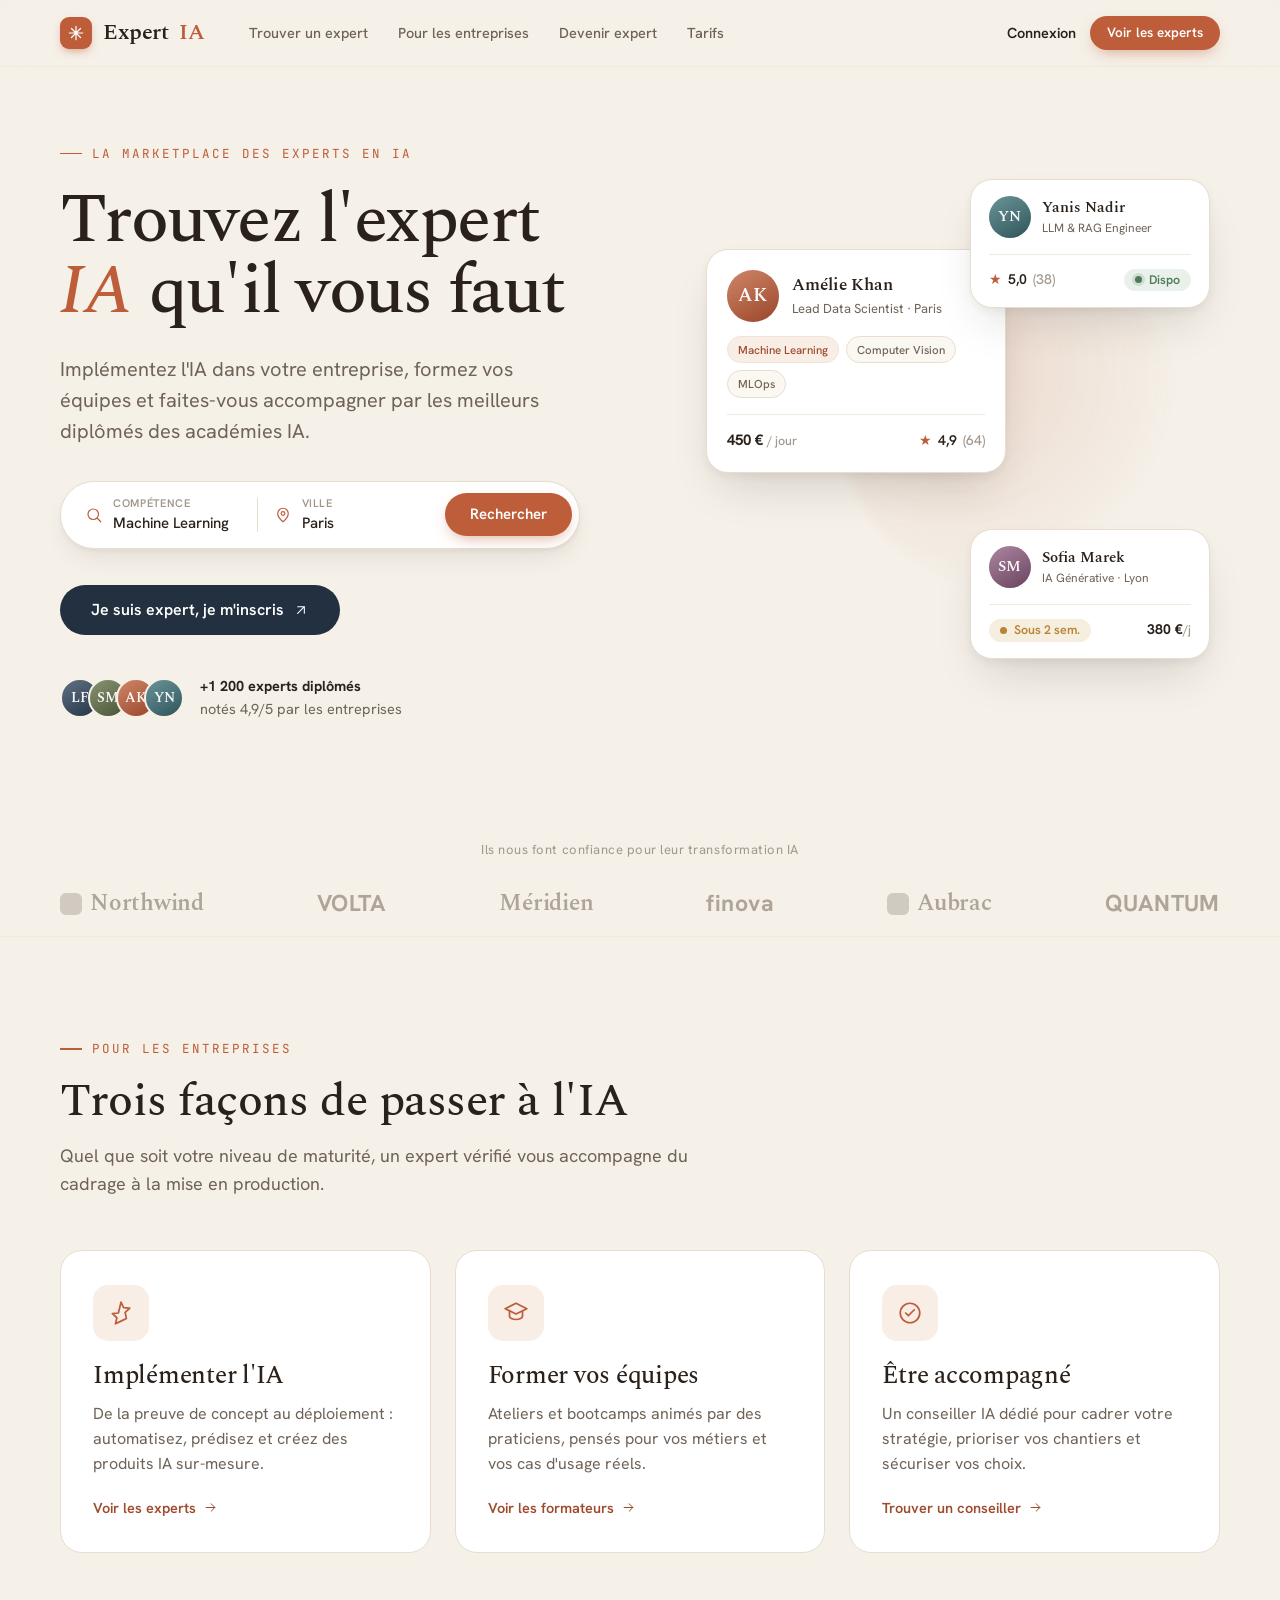
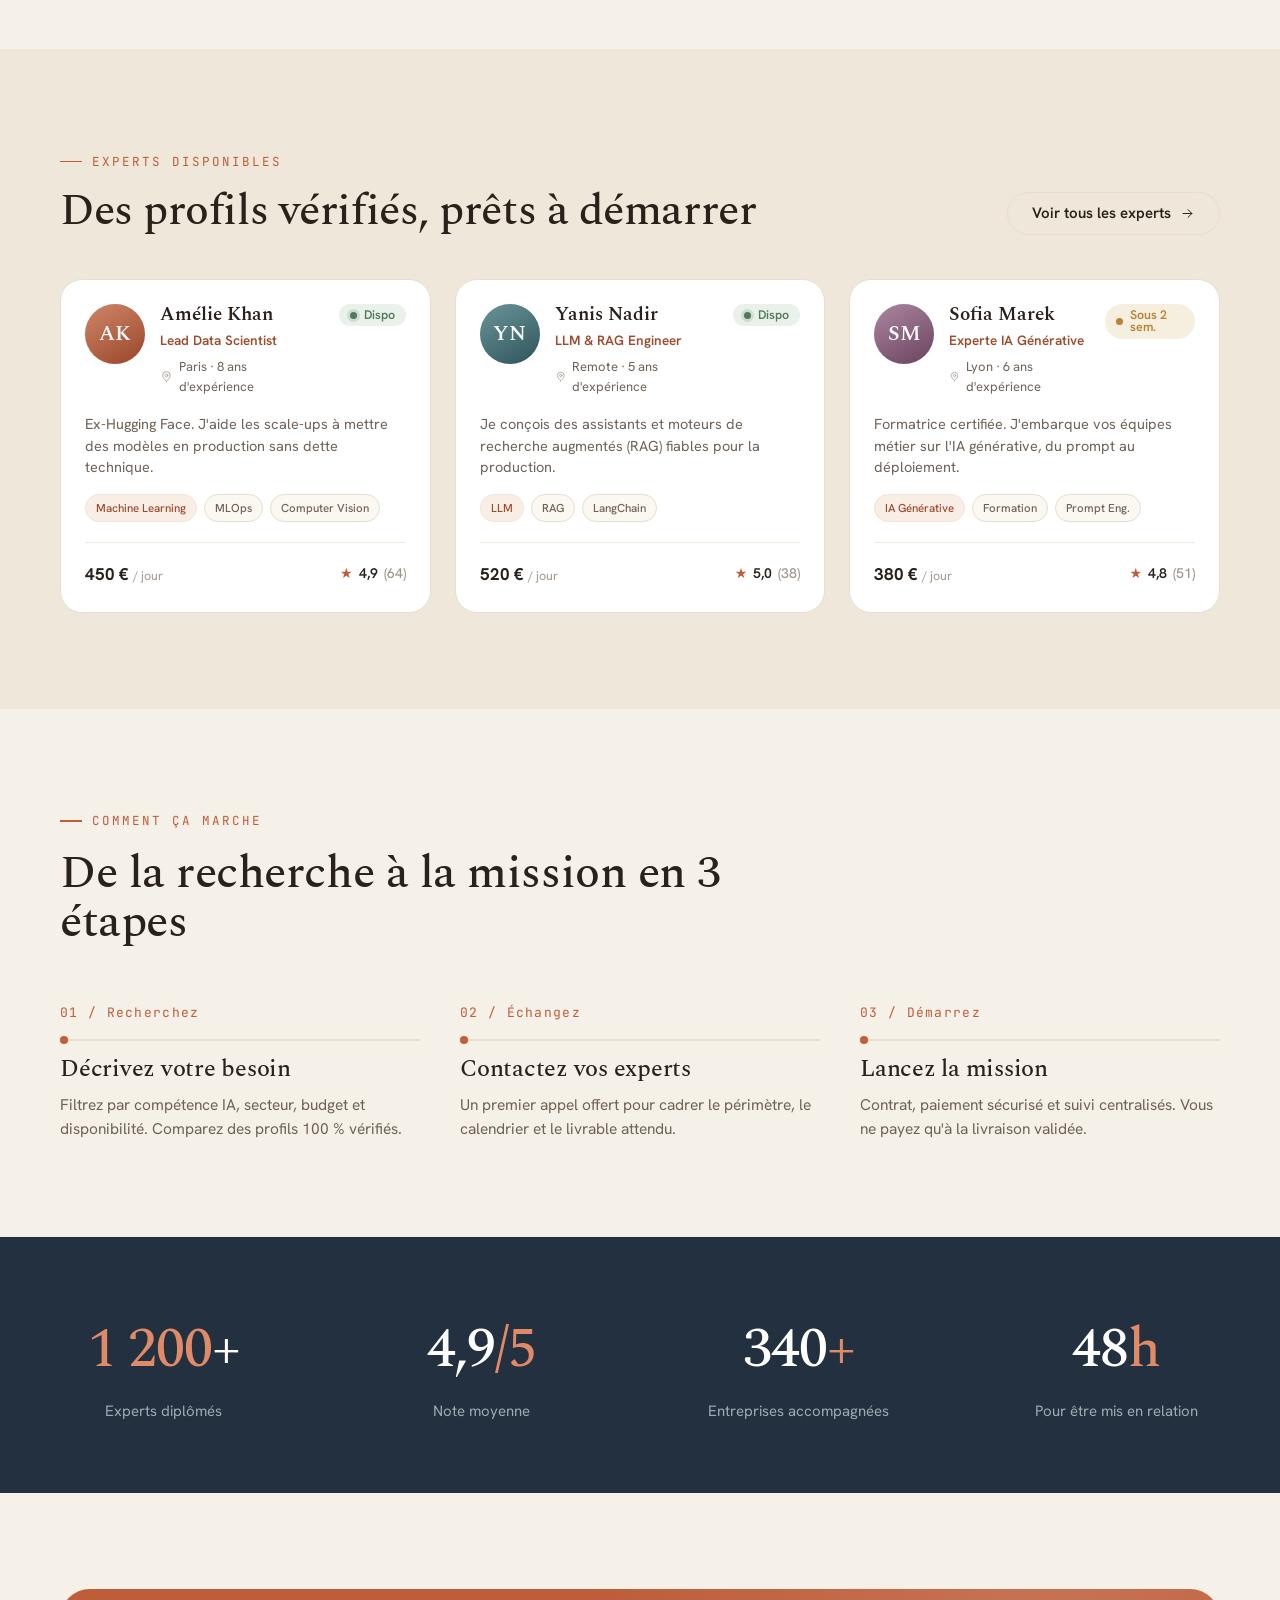
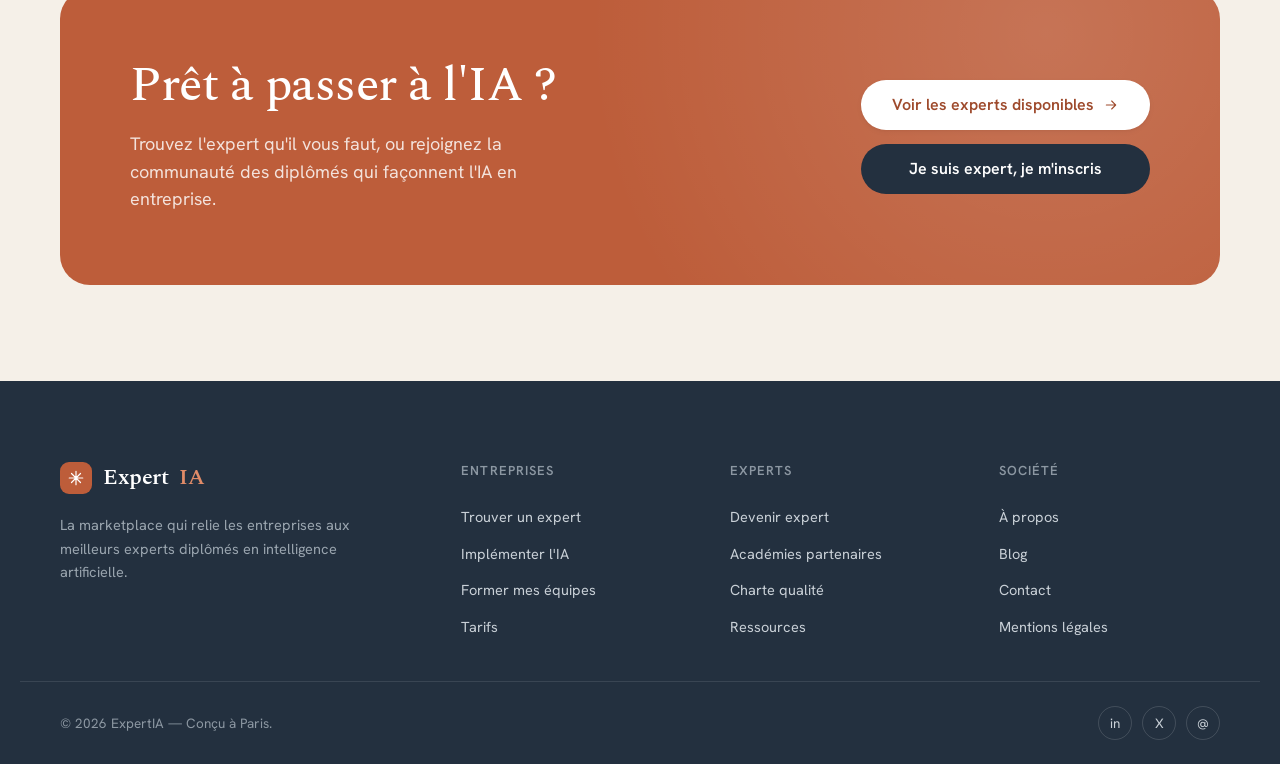
<file: index.html>
<!DOCTYPE html>
<html lang="fr">
<head>
<meta charset="UTF-8">
<meta name="viewport" content="width=device-width, initial-scale=1.0">
<title>ExpertIA — Trouvez l'expert IA qu'il vous faut</title>
<link rel="stylesheet" href="styles.css">
<style>
/* ===================== HERO ===================== */
.hero { position: relative; overflow: hidden; padding: 70px 0 90px; }
.hero-grid {
  display: grid; grid-template-columns: 1.05fr 0.95fr;
  gap: 56px; align-items: center;
}
.hero h1 {
  font-size: 70px; line-height: 1.02; letter-spacing: -0.025em;
  margin: 22px 0 0;
}
.hero h1 .ital { font-style: italic; color: var(--terra); font-weight: 500; }
.hero-sub {
  font-size: 20px; color: var(--ink-soft); margin: 26px 0 0;
  max-width: 480px; line-height: 1.55;
}
.hero-cta { display: flex; gap: 14px; margin-top: 36px; flex-wrap: wrap; }
.hero-trust {
  display: flex; align-items: center; gap: 16px; margin-top: 40px;
}
.trust-avs { display: flex; }
.trust-avs .avatar { width: 40px; height: 40px; font-size: 14px;
  border: 2.5px solid var(--bg); margin-left: -12px; }
.trust-avs .avatar:first-child { margin-left: 0; }
.hero-trust .t-txt { font-size: 14.5px; color: var(--ink-soft); }
.hero-trust .t-txt b { color: var(--ink); }

/* search bar */
.hero-search {
  margin-top: 34px; background: #fff; border: 1px solid var(--line);
  border-radius: var(--r-pill); padding: 7px 7px 7px 8px;
  display: flex; align-items: center; box-shadow: var(--sh);
  max-width: 520px;
}
.hs-field { display: flex; align-items: center; gap: 10px; padding: 6px 16px; flex: 1; }
.hs-field svg { color: var(--terra); flex: none; }
.hs-field .lbl { font-size: 11px; letter-spacing:.06em; text-transform:uppercase;
  color: var(--ink-faint); font-weight:600; }
.hs-field .val { font-size: 15px; color: var(--ink); font-weight: 500; }
.hs-divider { width: 1px; height: 34px; background: var(--line); flex: none; }
.hero-search .btn { flex: none; }

/* floating cards collage */
.hero-art { position: relative; height: 520px; }
.float-card {
  position: absolute; background: #fff; border: 1px solid var(--line);
  border-radius: var(--r-lg); box-shadow: var(--sh-lg); padding: 20px;
}
.fc-main { width: 300px; top: 80px; left: 10px; z-index: 3; }
.fc-2 { width: 240px; top: 10px; right: 10px; z-index: 5; padding: 16px 18px; }
.fc-3 { width: 240px; bottom: 30px; right: 10px; z-index: 4; padding: 16px 18px; }
.fc-blob {
  position: absolute; width: 340px; height: 340px; border-radius: 50%;
  background: radial-gradient(circle at 35% 35%, rgba(189,93,58,.16), rgba(189,93,58,0) 70%);
  top: 80px; right: 40px; z-index: 1; filter: blur(4px);
}
.fc-head { display: flex; align-items: center; gap: 13px; }
.fc-head .avatar { width: 52px; height: 52px; font-size: 19px; }
.fc-name { font-family: var(--serif); font-weight: 600; font-size: 17px; }
.fc-role { font-size: 13px; color: var(--ink-soft); }
.fc-tags { display: flex; flex-wrap: wrap; gap: 7px; margin-top: 14px; }
.fc-tags .chip { font-size: 11.5px; padding: 4px 10px; }
.fc-foot { display: flex; align-items: center; justify-content: space-between;
  margin-top: 16px; padding-top: 14px; border-top: 1px solid var(--line-soft); }
.fc-price { font-weight: 700; font-size: 15px; }
.fc-price span { font-weight: 500; color: var(--ink-faint); font-size: 12.5px; }
.fc-mini { display: flex; align-items: center; gap: 11px; }
.fc-mini .avatar { width: 42px; height: 42px; font-size: 15px; }
.fc-mini .nm { font-family: var(--serif); font-weight: 600; font-size: 15px; }
.fc-mini .rl { font-size: 12px; color: var(--ink-soft); }

/* ===================== LOGOS ===================== */
.logos { padding: 30px 0 14px; border-bottom: 1px solid var(--line-soft); }
.logos .lbl { text-align: center; font-size: 13px; color: var(--ink-faint);
  letter-spacing: .04em; margin-bottom: 26px; }
.logos-row { display: flex; align-items: center; justify-content: space-between;
  gap: 24px; flex-wrap: wrap; }
.logo-word { font-family: var(--serif); font-weight: 600; font-size: 23px;
  color: var(--ink-faint); letter-spacing: -.01em; opacity: .85;
  display: flex; align-items: center; gap: 8px; transition: .2s; }
.logo-word:hover { color: var(--ink-soft); opacity: 1; }
.logo-word .lm { width: 22px; height: 22px; border-radius: 6px;
  background: currentColor; opacity:.5; }
.logo-word.sans { font-family: var(--sans); font-weight: 700; letter-spacing: .02em; }

/* ===================== VALUE PROP ===================== */
.value-grid { display: grid; grid-template-columns: repeat(3,1fr); gap: 24px; }
.value-card {
  background: var(--surface); border: 1px solid var(--line);
  border-radius: var(--r-lg); padding: 34px 32px 32px;
  transition: transform .2s ease, box-shadow .2s ease;
}
.value-card:hover { transform: translateY(-4px); box-shadow: var(--sh); }
.value-ico {
  width: 56px; height: 56px; border-radius: 15px; display: grid; place-items: center;
  background: var(--terra-tint); color: var(--terra); margin-bottom: 22px;
}
.value-card h3 { font-size: 25px; margin-bottom: 12px; }
.value-card p { color: var(--ink-soft); font-size: 16px; }
.value-card .vc-link { display: inline-flex; align-items: center; gap: 7px;
  margin-top: 20px; font-weight: 600; font-size: 14.5px; color: var(--terra-deep); }
.value-card .vc-link .arr { transition: transform .2s; }
.value-card:hover .vc-link .arr { transform: translateX(3px); }

/* ===================== EXPERTS PREVIEW ===================== */
.experts-band { background: var(--bg-2); }
.head-row { display: flex; justify-content: space-between; align-items: flex-end;
  margin-bottom: 44px; gap: 24px; }
.head-row h2 { font-size: 44px; }
.head-row .eyebrow { margin-bottom: 16px; }
.experts-grid { display: grid; grid-template-columns: repeat(3,1fr); gap: 24px; }

.ex-card {
  background: #fff; border: 1px solid var(--line); border-radius: var(--r-lg);
  padding: 24px; transition: transform .2s, box-shadow .2s; cursor: pointer;
  display: flex; flex-direction: column;
}
.ex-card:hover { transform: translateY(-4px); box-shadow: var(--sh-lg); }
.ex-top { display: flex; align-items: flex-start; gap: 15px; }
.ex-top .avatar { width: 60px; height: 60px; font-size: 21px; }
.ex-name { font-family: var(--serif); font-weight: 600; font-size: 19px; line-height: 1.2; }
.ex-role { font-size: 13.5px; color: var(--terra-deep); font-weight: 600; margin-top: 3px; }
.ex-meta { display: flex; align-items: center; gap: 6px; font-size: 13px;
  color: var(--ink-soft); margin-top: 6px; }
.ex-meta svg { color: var(--ink-faint); }
.ex-bio { font-size: 14.5px; color: var(--ink-soft); margin-top: 16px; line-height: 1.5; }
.ex-tags { display: flex; flex-wrap: wrap; gap: 7px; margin-top: 16px; }
.ex-tags .chip { font-size: 11.5px; padding: 4px 10px; }
.ex-foot { display: flex; align-items: center; justify-content: space-between;
  margin-top: 20px; padding-top: 18px; border-top: 1px solid var(--line-soft); }
.ex-price b { font-size: 17px; } .ex-price span { font-size: 12.5px; color: var(--ink-faint); }
.ex-card .badge { margin-left: auto; }

/* ===================== HOW IT WORKS ===================== */
.steps { display: grid; grid-template-columns: repeat(3,1fr); gap: 40px; position: relative; }
.step .num { font-family: var(--mono); font-size: 13px; color: var(--terra);
  letter-spacing: .1em; }
.step h3 { font-size: 24px; margin: 16px 0 10px; }
.step p { color: var(--ink-soft); font-size: 15.5px; }
.step .line { height: 2px; background: var(--line); margin: 14px 0 0; position: relative; }
.step .line::before { content:""; position:absolute; left:0; top:-3px; width:8px;height:8px;
  border-radius:50%; background: var(--terra); }

/* ===================== STATS ===================== */
.stats-band { background: var(--navy); color: #fff; }
.stats-grid { display: grid; grid-template-columns: repeat(4,1fr); gap: 30px;
  padding: 70px 0; }
.stat { text-align: center; }
.stat .n { font-family: var(--serif); font-size: 56px; font-weight: 500;
  color: #fff; letter-spacing: -.02em; }
.stat .n b { color: #E08B68; font-weight: 500; }
.stat .l { color: #9FAAB4; font-size: 15px; margin-top: 6px; }

/* ===================== CTA ===================== */
.cta-band { padding: 96px 0; }
.cta-card {
  background: var(--terra);
  background-image: radial-gradient(circle at 85% 15%, rgba(255,255,255,.14), transparent 45%);
  border-radius: var(--r-xl); padding: 72px 70px; color: #fff;
  display: flex; align-items: center; justify-content: space-between; gap: 40px;
  position: relative; overflow: hidden;
}
.cta-card h2 { color: #fff; font-size: 48px; line-height: 1.06; max-width: 600px; }
.cta-card p { color: rgba(255,255,255,.82); font-size: 18px; margin-top: 18px; max-width: 460px; }
.cta-card .btn-light { color: var(--terra-deep); }
.cta-actions { display: flex; flex-direction: column; gap: 14px; flex: none; }

/* ===================== mobile ===================== */
@media (max-width: 980px) {
  .hero { padding: 30px 0 50px; }
  .hero-grid { grid-template-columns: 1fr; gap: 40px; }
  .hero h1 { font-size: 46px; }
  .hero-sub { font-size: 17px; }
  .hero-art { height: 440px; transform: scale(.92); transform-origin: top center; }
  .hero-search { max-width: 100%; }
  .value-grid, .experts-grid { grid-template-columns: 1fr; }
  .steps { grid-template-columns: 1fr; gap: 32px; }
  .stats-grid { grid-template-columns: 1fr 1fr; gap: 36px 20px; }
  .stat .n { font-size: 44px; }
  .head-row { flex-direction: column; align-items: flex-start; }
  .head-row h2 { font-size: 32px; }
  .cta-card { flex-direction: column; align-items: flex-start; padding: 44px 30px; }
  .cta-card h2 { font-size: 34px; }
  .cta-actions { width: 100%; }
  .cta-actions .btn { justify-content: center; }
  .logos-row { justify-content: center; gap: 28px 36px; }
}
@media (max-width: 560px) {
  .hero h1 { font-size: 38px; }
  .stats-grid { grid-template-columns: 1fr 1fr; }
  .hero-search { flex-direction: column; align-items: stretch; border-radius: var(--r-lg); }
  .hs-divider { display: none; }
  .hero-search .btn { width: 100%; justify-content: center; }
}
</style>
</head>
<body>

<!-- ============== NAV ============== -->
<header class="nav">
  <div class="nav-inner">
    <a class="brand" href="index.html">
      <span class="mark">
        <svg width="18" height="18" viewBox="0 0 24 24" class="icon" stroke="#fff" stroke-width="2"><path d="M12 3v18M3 12h18M6 6l12 12M18 6L6 18"/></svg>
      </span>
      Expert<b>IA</b>
    </a>
    <nav class="nav-links">
      <a href="experts.html">Trouver un expert</a>
      <a href="#entreprises">Pour les entreprises</a>
      <a href="#devenir">Devenir expert</a>
      <a href="#tarifs">Tarifs</a>
    </nav>
    <div class="nav-right">
      <a class="link" href="#">Connexion</a>
      <a class="btn btn-primary btn-sm" href="experts.html">Voir les experts</a>
      <button class="nav-burger" aria-label="Menu">
        <svg width="20" height="20" viewBox="0 0 24 24" class="icon" stroke-width="2"><path d="M3 6h18M3 12h18M3 18h18"/></svg>
      </button>
    </div>
  </div>
</header>

<!-- ============== HERO ============== -->
<section class="hero">
  <div class="wrap hero-grid">
    <div class="hero-copy">
      <span class="eyebrow">La marketplace des experts en IA</span>
      <h1>Trouvez l'expert<br><span class="ital">IA</span> qu'il vous faut</h1>
      <p class="hero-sub">Implémentez l'IA dans votre entreprise, formez vos équipes et faites-vous accompagner par les meilleurs diplômés des académies IA.</p>

      <div class="hero-search">
        <div class="hs-field">
          <svg width="18" height="18" viewBox="0 0 24 24" class="icon"><path d="M11 4a7 7 0 1 0 0 14 7 7 0 0 0 0-14zM21 21l-4.3-4.3"/></svg>
          <div>
            <div class="lbl">Compétence</div>
            <div class="val">Machine Learning</div>
          </div>
        </div>
        <div class="hs-divider"></div>
        <div class="hs-field">
          <svg width="18" height="18" viewBox="0 0 24 24" class="icon"><path d="M12 21s7-5.5 7-11a7 7 0 1 0-14 0c0 5.5 7 11 7 11z"/><circle cx="12" cy="10" r="2.5"/></svg>
          <div>
            <div class="lbl">Ville</div>
            <div class="val">Paris</div>
          </div>
        </div>
        <a class="btn btn-primary" href="experts.html">Rechercher</a>
      </div>

      <div class="hero-cta">
        <a class="btn btn-dark btn-lg" href="inscription.html">Je suis expert, je m'inscris
          <svg width="16" height="16" viewBox="0 0 24 24" class="icon arr"><path d="M7 17L17 7M7 7h10v10"/></svg>
        </a>
      </div>

      <div class="hero-trust">
        <div class="trust-avs">
          <span class="avatar av-2">LF</span>
          <span class="avatar av-3">SM</span>
          <span class="avatar av-1">AK</span>
          <span class="avatar av-6">YN</span>
        </div>
        <div class="t-txt"><b>+1 200 experts diplômés</b><br>notés 4,9/5 par les entreprises</div>
      </div>
    </div>

    <!-- floating collage -->
    <div class="hero-art">
      <div class="fc-blob"></div>

      <div class="float-card fc-2">
        <div class="fc-mini">
          <span class="avatar av-6">YN</span>
          <div>
            <div class="nm">Yanis Nadir</div>
            <div class="rl">LLM &amp; RAG Engineer</div>
          </div>
        </div>
        <div class="fc-foot">
          <span class="rating"><span class="star">★</span> 5,0 <span class="count">(38)</span></span>
          <span class="badge badge-avail"><span class="dot"></span>Dispo</span>
        </div>
      </div>

      <div class="float-card fc-main">
        <div class="fc-head">
          <span class="avatar av-1">AK</span>
          <div>
            <div class="fc-name">Amélie Khan</div>
            <div class="fc-role">Lead Data Scientist · Paris</div>
          </div>
        </div>
        <div class="fc-tags">
          <span class="chip">Machine Learning</span>
          <span class="chip chip-muted">Computer Vision</span>
          <span class="chip chip-muted">MLOps</span>
        </div>
        <div class="fc-foot">
          <div class="fc-price">450 € <span>/ jour</span></div>
          <span class="rating"><span class="star">★</span> 4,9 <span class="count">(64)</span></span>
        </div>
      </div>

      <div class="float-card fc-3">
        <div class="fc-mini">
          <span class="avatar av-4">SM</span>
          <div>
            <div class="nm">Sofia Marek</div>
            <div class="rl">IA Générative · Lyon</div>
          </div>
        </div>
        <div class="fc-foot">
          <span class="badge badge-soon"><span class="dot"></span>Sous 2 sem.</span>
          <span class="fc-price" style="font-size:14px">380 €<span>/j</span></span>
        </div>
      </div>
    </div>
  </div>
</section>

<!-- ============== LOGOS ============== -->
<section class="logos">
  <div class="wrap">
    <div class="lbl">Ils nous font confiance pour leur transformation IA</div>
    <div class="logos-row">
      <span class="logo-word"><span class="lm"></span>Northwind</span>
      <span class="logo-word sans">VOLTA</span>
      <span class="logo-word">Méridien</span>
      <span class="logo-word sans">finova</span>
      <span class="logo-word"><span class="lm"></span>Aubrac</span>
      <span class="logo-word sans">QUANTUM</span>
    </div>
  </div>
</section>

<!-- ============== VALUE PROP ============== -->
<section class="section" id="entreprises">
  <div class="wrap">
    <div class="section-head">
      <span class="eyebrow">Pour les entreprises</span>
      <h2>Trois façons de passer à l'IA</h2>
      <p>Quel que soit votre niveau de maturité, un expert vérifié vous accompagne du cadrage à la mise en production.</p>
    </div>
    <div class="value-grid">
      <div class="value-card">
        <div class="value-ico">
          <svg width="26" height="26" viewBox="0 0 24 24" class="icon"><path d="M12 2l2.4 5 5.6.6-4.2 3.8 1.2 5.6L12 19.5 6.9 22l1.3-5.6L4 12.6 9.6 12z"/></svg>
        </div>
        <h3>Implémenter l'IA</h3>
        <p>De la preuve de concept au déploiement : automatisez, prédisez et créez des produits IA sur-mesure.</p>
        <a class="vc-link" href="experts.html">Voir les experts<svg width="15" height="15" viewBox="0 0 24 24" class="icon arr"><path d="M5 12h14M13 6l6 6-6 6"/></svg></a>
      </div>
      <div class="value-card">
        <div class="value-ico">
          <svg width="26" height="26" viewBox="0 0 24 24" class="icon"><path d="M12 3L2 8l10 5 10-5-10-5z"/><path d="M6 10.5V15c0 1.5 2.7 3 6 3s6-1.5 6-3v-4.5"/></svg>
        </div>
        <h3>Former vos équipes</h3>
        <p>Ateliers et bootcamps animés par des praticiens, pensés pour vos métiers et vos cas d'usage réels.</p>
        <a class="vc-link" href="experts.html">Voir les formateurs<svg width="15" height="15" viewBox="0 0 24 24" class="icon arr"><path d="M5 12h14M13 6l6 6-6 6"/></svg></a>
      </div>
      <div class="value-card">
        <div class="value-ico">
          <svg width="26" height="26" viewBox="0 0 24 24" class="icon"><path d="M8 12l2.5 2.5L16 9"/><circle cx="12" cy="12" r="9"/></svg>
        </div>
        <h3>Être accompagné</h3>
        <p>Un conseiller IA dédié pour cadrer votre stratégie, prioriser vos chantiers et sécuriser vos choix.</p>
        <a class="vc-link" href="experts.html">Trouver un conseiller<svg width="15" height="15" viewBox="0 0 24 24" class="icon arr"><path d="M5 12h14M13 6l6 6-6 6"/></svg></a>
      </div>
    </div>
  </div>
</section>

<!-- ============== EXPERTS PREVIEW ============== -->
<section class="section experts-band">
  <div class="wrap">
    <div class="head-row">
      <div>
        <span class="eyebrow">Experts disponibles</span>
        <h2>Des profils vérifiés, prêts à démarrer</h2>
      </div>
      <a class="btn btn-ghost" href="experts.html">Voir tous les experts
        <svg width="15" height="15" viewBox="0 0 24 24" class="icon arr"><path d="M5 12h14M13 6l6 6-6 6"/></svg></a>
    </div>
    <div class="experts-grid">

      <a class="ex-card" href="profil.html">
        <div class="ex-top">
          <span class="avatar av-1">AK</span>
          <div>
            <div class="ex-name">Amélie Khan</div>
            <div class="ex-role">Lead Data Scientist</div>
            <div class="ex-meta">
              <svg width="13" height="13" viewBox="0 0 24 24" class="icon"><path d="M12 21s7-5.5 7-11a7 7 0 1 0-14 0c0 5.5 7 11 7 11z"/><circle cx="12" cy="10" r="2.5"/></svg>
              Paris · 8 ans d'expérience
            </div>
          </div>
          <span class="badge badge-avail" style="margin-left:auto"><span class="dot"></span>Dispo</span>
        </div>
        <p class="ex-bio">Ex-Hugging Face. J'aide les scale-ups à mettre des modèles en production sans dette technique.</p>
        <div class="ex-tags">
          <span class="chip">Machine Learning</span>
          <span class="chip chip-muted">MLOps</span>
          <span class="chip chip-muted">Computer Vision</span>
        </div>
        <div class="ex-foot">
          <span class="ex-price"><b>450 €</b> <span>/ jour</span></span>
          <span class="rating"><span class="star">★</span> 4,9 <span class="count">(64)</span></span>
        </div>
      </a>

      <a class="ex-card" href="profil.html">
        <div class="ex-top">
          <span class="avatar av-6">YN</span>
          <div>
            <div class="ex-name">Yanis Nadir</div>
            <div class="ex-role">LLM &amp; RAG Engineer</div>
            <div class="ex-meta">
              <svg width="13" height="13" viewBox="0 0 24 24" class="icon"><path d="M12 21s7-5.5 7-11a7 7 0 1 0-14 0c0 5.5 7 11 7 11z"/><circle cx="12" cy="10" r="2.5"/></svg>
              Remote · 5 ans d'expérience
            </div>
          </div>
          <span class="badge badge-avail" style="margin-left:auto"><span class="dot"></span>Dispo</span>
        </div>
        <p class="ex-bio">Je conçois des assistants et moteurs de recherche augmentés (RAG) fiables pour la production.</p>
        <div class="ex-tags">
          <span class="chip">LLM</span>
          <span class="chip chip-muted">RAG</span>
          <span class="chip chip-muted">LangChain</span>
        </div>
        <div class="ex-foot">
          <span class="ex-price"><b>520 €</b> <span>/ jour</span></span>
          <span class="rating"><span class="star">★</span> 5,0 <span class="count">(38)</span></span>
        </div>
      </a>

      <a class="ex-card" href="profil.html">
        <div class="ex-top">
          <span class="avatar av-4">SM</span>
          <div>
            <div class="ex-name">Sofia Marek</div>
            <div class="ex-role">Experte IA Générative</div>
            <div class="ex-meta">
              <svg width="13" height="13" viewBox="0 0 24 24" class="icon"><path d="M12 21s7-5.5 7-11a7 7 0 1 0-14 0c0 5.5 7 11 7 11z"/><circle cx="12" cy="10" r="2.5"/></svg>
              Lyon · 6 ans d'expérience
            </div>
          </div>
          <span class="badge badge-soon" style="margin-left:auto"><span class="dot"></span>Sous 2 sem.</span>
        </div>
        <p class="ex-bio">Formatrice certifiée. J'embarque vos équipes métier sur l'IA générative, du prompt au déploiement.</p>
        <div class="ex-tags">
          <span class="chip">IA Générative</span>
          <span class="chip chip-muted">Formation</span>
          <span class="chip chip-muted">Prompt Eng.</span>
        </div>
        <div class="ex-foot">
          <span class="ex-price"><b>380 €</b> <span>/ jour</span></span>
          <span class="rating"><span class="star">★</span> 4,8 <span class="count">(51)</span></span>
        </div>
      </a>

    </div>
  </div>
</section>

<!-- ============== HOW IT WORKS ============== -->
<section class="section" id="devenir">
  <div class="wrap">
    <div class="section-head">
      <span class="eyebrow">Comment ça marche</span>
      <h2>De la recherche à la mission en 3 étapes</h2>
    </div>
    <div class="steps">
      <div class="step">
        <span class="num">01 / Recherchez</span>
        <div class="line"></div>
        <h3>Décrivez votre besoin</h3>
        <p>Filtrez par compétence IA, secteur, budget et disponibilité. Comparez des profils 100 % vérifiés.</p>
      </div>
      <div class="step">
        <span class="num">02 / Échangez</span>
        <div class="line"></div>
        <h3>Contactez vos experts</h3>
        <p>Un premier appel offert pour cadrer le périmètre, le calendrier et le livrable attendu.</p>
      </div>
      <div class="step">
        <span class="num">03 / Démarrez</span>
        <div class="line"></div>
        <h3>Lancez la mission</h3>
        <p>Contrat, paiement sécurisé et suivi centralisés. Vous ne payez qu'à la livraison validée.</p>
      </div>
    </div>
  </div>
</section>

<!-- ============== STATS ============== -->
<section class="stats-band">
  <div class="wrap stats-grid">
    <div class="stat"><div class="n"><b>1 200</b>+</div><div class="l">Experts diplômés</div></div>
    <div class="stat"><div class="n">4,9<b>/5</b></div><div class="l">Note moyenne</div></div>
    <div class="stat"><div class="n">340<b>+</b></div><div class="l">Entreprises accompagnées</div></div>
    <div class="stat"><div class="n">48<b>h</b></div><div class="l">Pour être mis en relation</div></div>
  </div>
</section>

<!-- ============== CTA ============== -->
<section class="cta-band" id="tarifs">
  <div class="wrap">
    <div class="cta-card">
      <div>
        <h2>Prêt à passer à l'IA&nbsp;?</h2>
        <p>Trouvez l'expert qu'il vous faut, ou rejoignez la communauté des diplômés qui façonnent l'IA en entreprise.</p>
      </div>
      <div class="cta-actions">
        <a class="btn btn-light btn-lg" href="experts.html">Voir les experts disponibles
          <svg width="16" height="16" viewBox="0 0 24 24" class="icon arr"><path d="M5 12h14M13 6l6 6-6 6"/></svg></a>
        <a class="btn btn-dark btn-lg" href="inscription.html" style="justify-content:center">Je suis expert, je m'inscris</a>
      </div>
    </div>
  </div>
</section>

<!-- ============== FOOTER ============== -->
<footer class="footer">
  <div class="footer-inner">
    <div class="brand-col">
      <div class="brand">
        <span class="mark"><svg width="18" height="18" viewBox="0 0 24 24" class="icon" stroke="#fff" stroke-width="2"><path d="M12 3v18M3 12h18M6 6l12 12M18 6L6 18"/></svg></span>
        Expert<b>IA</b>
      </div>
      <p class="footer-tag">La marketplace qui relie les entreprises aux meilleurs experts diplômés en intelligence artificielle.</p>
    </div>
    <div>
      <h5>Entreprises</h5>
      <a href="experts.html">Trouver un expert</a>
      <a href="#">Implémenter l'IA</a>
      <a href="#">Former mes équipes</a>
      <a href="#">Tarifs</a>
    </div>
    <div>
      <h5>Experts</h5>
      <a href="#">Devenir expert</a>
      <a href="#">Académies partenaires</a>
      <a href="#">Charte qualité</a>
      <a href="#">Ressources</a>
    </div>
    <div>
      <h5>Société</h5>
      <a href="#">À propos</a>
      <a href="#">Blog</a>
      <a href="#">Contact</a>
      <a href="#">Mentions légales</a>
    </div>
  </div>
  <div class="footer-bottom">
    <span>© 2026 ExpertIA — Conçu à Paris.</span>
    <div class="socials">
      <span>in</span><span>X</span><span>@</span>
    </div>
  </div>
</footer>

</body>
</html>
</file>
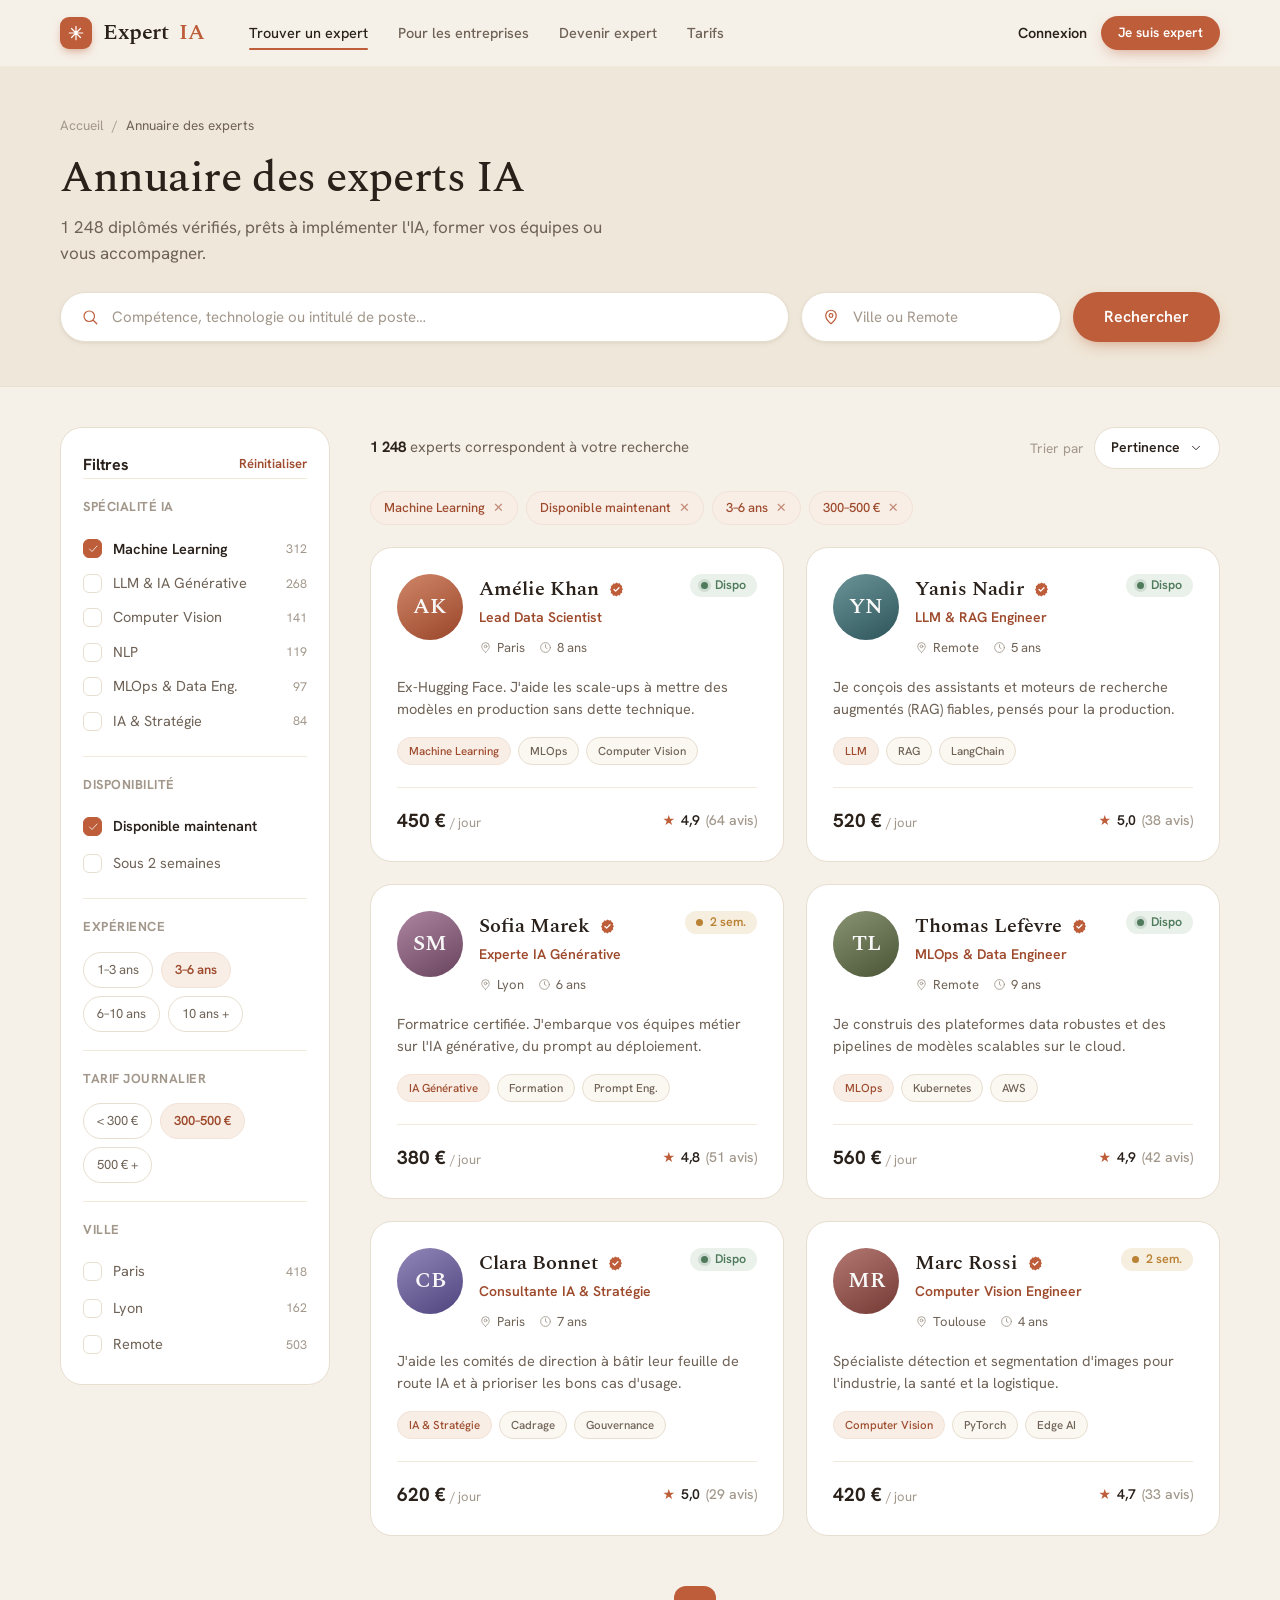
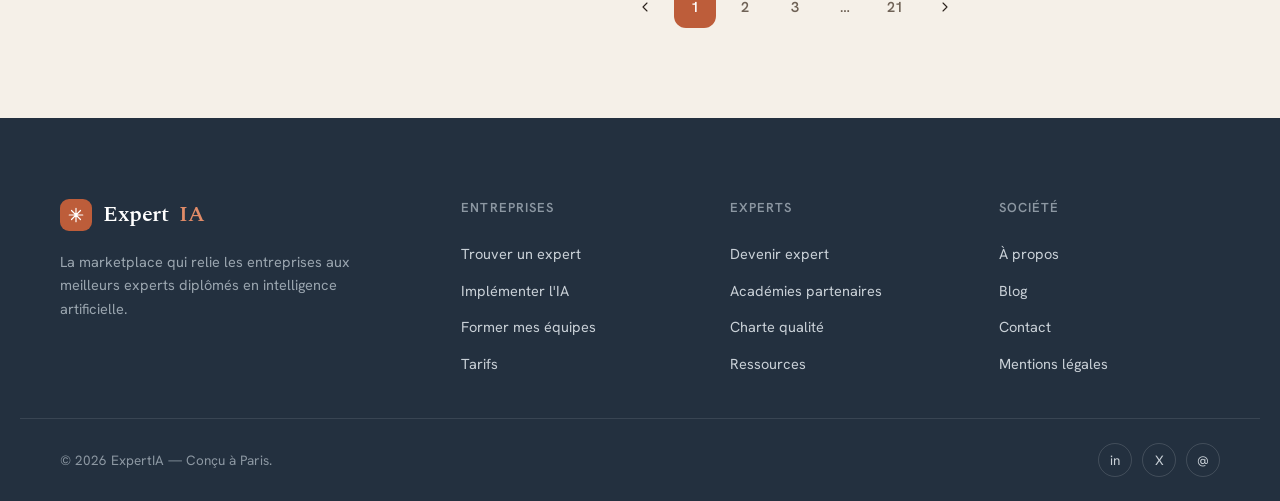
<file: experts.html>
<!DOCTYPE html>
<html lang="fr">
<head>
<meta charset="UTF-8">
<meta name="viewport" content="width=device-width, initial-scale=1.0">
<title>ExpertIA — Annuaire des experts</title>
<link rel="stylesheet" href="styles.css">
<style>
/* ===== page header ===== */
.dir-head { background: var(--bg-2); border-bottom: 1px solid var(--line); padding: 48px 0 44px; }
.crumb { font-size: 13.5px; color: var(--ink-faint); margin-bottom: 18px; display:flex; gap:8px; align-items:center;}
.crumb a:hover { color: var(--ink-soft); }
.dir-head h1 { font-size: 44px; }
.dir-head p { color: var(--ink-soft); font-size: 17px; margin-top: 12px; max-width: 560px; }

/* search bar on directory */
.dir-search { margin-top: 26px; display: flex; gap: 12px; flex-wrap: wrap; }
.dir-input {
  flex: 1; min-width: 260px; display: flex; align-items: center; gap: 11px;
  background: #fff; border: 1px solid var(--line); border-radius: var(--r-pill);
  padding: 13px 20px; box-shadow: var(--sh-sm);
}
.dir-input svg { color: var(--terra); flex: none; }
.dir-input input { border: none; outline: none; font-family: var(--sans);
  font-size: 15px; width: 100%; background: transparent; color: var(--ink); }
.dir-input input::placeholder { color: var(--ink-faint); }

/* ===== layout ===== */
.dir-body { padding: 40px 0 90px; }
.dir-layout { display: grid; grid-template-columns: 270px 1fr; gap: 40px; align-items: start; }

/* filters */
.filters { position: sticky; top: 92px; }
.filter-card { background: #fff; border: 1px solid var(--line); border-radius: var(--r-lg);
  padding: 8px 22px 18px; }
.filter-card .fc-title { display:flex; justify-content:space-between; align-items:center;
  padding: 18px 0 4px; }
.filter-card .fc-title h4 { font-family: var(--sans); font-size: 16px; font-weight: 700; }
.filter-card .fc-title a { font-size: 13px; color: var(--terra-deep); font-weight: 600; }
.fgroup { padding: 18px 0; border-top: 1px solid var(--line-soft); }
.fgroup h5 { font-family: var(--sans); font-size: 13px; letter-spacing: .04em;
  text-transform: uppercase; color: var(--ink-faint); font-weight: 700; margin: 0 0 14px; }
.fopt { display: flex; align-items: center; gap: 11px; padding: 6px 0; cursor: pointer;
  font-size: 14.5px; color: var(--ink-soft); }
.fopt input { display: none; }
.fbox { width: 19px; height: 19px; border-radius: 6px; border: 1.5px solid var(--line);
  flex: none; display: grid; place-items: center; transition: .15s; background:#fff; }
.fopt:hover .fbox { border-color: var(--terra); }
.fopt input:checked + .fbox { background: var(--terra); border-color: var(--terra); }
.fopt input:checked + .fbox svg { opacity: 1; }
.fbox svg { opacity: 0; color: #fff; }
.fopt .cnt { margin-left: auto; font-size: 12.5px; color: var(--ink-faint); }
.fopt input:checked ~ .lbl { color: var(--ink); font-weight: 600; }

.radio-row { display: flex; flex-direction: column; gap: 2px; }
.range-pills { display: flex; flex-wrap: wrap; gap: 8px; }
.range-pills .rp { font-size: 13px; padding: 7px 13px; border-radius: var(--r-pill);
  border: 1px solid var(--line); background: #fff; cursor: pointer; color: var(--ink-soft);
  transition: .15s; }
.range-pills .rp:hover { border-color: var(--terra); color: var(--terra-deep); }
.range-pills .rp.on { background: var(--terra-tint); border-color: var(--terra-soft);
  color: var(--terra-deep); font-weight: 600; }

/* results toolbar */
.results-bar { display: flex; justify-content: space-between; align-items: center;
  margin-bottom: 22px; gap: 16px; flex-wrap: wrap; }
.results-bar .rc { font-size: 15px; color: var(--ink-soft); }
.results-bar .rc b { color: var(--ink); font-weight: 700; }
.sortby { display: flex; align-items: center; gap: 10px; }
.sortby .lbl { font-size: 13.5px; color: var(--ink-faint); }
.select {
  display: inline-flex; align-items: center; gap: 9px; font-size: 14px; font-weight: 600;
  background: #fff; border: 1px solid var(--line); border-radius: var(--r-pill);
  padding: 9px 16px; cursor: pointer; color: var(--ink);
}
.active-chips { display: flex; gap: 8px; flex-wrap: wrap; margin-bottom: 22px; }
.active-chips .chip { gap: 8px; }
.active-chips .chip .x { cursor: pointer; opacity: .6; font-size: 13px; }

/* result grid */
.res-grid { display: grid; grid-template-columns: repeat(2,1fr); gap: 22px; }

.pcard { background: #fff; border: 1px solid var(--line); border-radius: var(--r-lg);
  padding: 26px; display: flex; flex-direction: column; transition: transform .2s, box-shadow .2s; }
.pcard:hover { transform: translateY(-4px); box-shadow: var(--sh-lg); border-color: var(--terra-soft); }
.pc-top { display: flex; gap: 16px; align-items: flex-start; }
.pc-top .avatar { width: 66px; height: 66px; font-size: 22px; }
.pc-id { flex: 1; }
.pc-name-row { display: flex; align-items: center; gap: 9px; }
.pc-name { font-family: var(--serif); font-weight: 600; font-size: 20px; }
.pc-verif { color: var(--terra); display: inline-flex; }
.pc-role { font-size: 14px; color: var(--terra-deep); font-weight: 600; margin-top: 2px; }
.pc-meta { display: flex; align-items: center; gap: 14px; font-size: 13px;
  color: var(--ink-soft); margin-top: 9px; }
.pc-meta span { display: inline-flex; align-items: center; gap: 5px; }
.pc-meta svg { color: var(--ink-faint); }
.pc-bio { font-size: 14.5px; color: var(--ink-soft); margin-top: 18px; line-height: 1.55; }
.pc-tags { display: flex; flex-wrap: wrap; gap: 7px; margin-top: 16px; }
.pc-tags .chip { font-size: 11.5px; padding: 4px 11px; }
.pc-foot { display: flex; align-items: center; justify-content: space-between;
  margin-top: 22px; padding-top: 18px; border-top: 1px solid var(--line-soft); }
.pc-price b { font-size: 19px; } .pc-price span { font-size: 13px; color: var(--ink-faint); }
.pc-foot .rating { font-size: 14px; }

/* pagination */
.pagination { display: flex; justify-content: center; align-items: center; gap: 8px;
  margin-top: 50px; }
.pagination a { min-width: 42px; height: 42px; border-radius: 12px; display: grid;
  place-items: center; font-weight: 600; font-size: 14.5px; color: var(--ink-soft);
  border: 1px solid transparent; transition: .15s; }
.pagination a:hover { border-color: var(--line); background: #fff; }
.pagination a.on { background: var(--terra); color: #fff; }
.pagination .pg-arrow { color: var(--ink); }

@media (max-width: 980px) {
  .dir-head h1 { font-size: 32px; }
  .dir-layout { grid-template-columns: 1fr; gap: 0; }
  .filters { position: static; margin-bottom: 24px; }
  .res-grid { grid-template-columns: 1fr; }
}
</style>
</head>
<body>

<!-- ============== NAV ============== -->
<header class="nav">
  <div class="nav-inner">
    <a class="brand" href="index.html">
      <span class="mark"><svg width="18" height="18" viewBox="0 0 24 24" class="icon" stroke="#fff" stroke-width="2"><path d="M12 3v18M3 12h18M6 6l12 12M18 6L6 18"/></svg></span>
      Expert<b>IA</b>
    </a>
    <nav class="nav-links">
      <a href="experts.html" class="active">Trouver un expert</a>
      <a href="index.html#entreprises">Pour les entreprises</a>
      <a href="index.html#devenir">Devenir expert</a>
      <a href="index.html#tarifs">Tarifs</a>
    </nav>
    <div class="nav-right">
      <a class="link" href="#">Connexion</a>
      <a class="btn btn-primary btn-sm" href="inscription.html">Je suis expert</a>
      <button class="nav-burger" aria-label="Menu">
        <svg width="20" height="20" viewBox="0 0 24 24" class="icon" stroke-width="2"><path d="M3 6h18M3 12h18M3 18h18"/></svg>
      </button>
    </div>
  </div>
</header>

<!-- ============== DIR HEADER ============== -->
<section class="dir-head">
  <div class="wrap">
    <div class="crumb"><a href="index.html">Accueil</a> <span>/</span> <span style="color:var(--ink-soft)">Annuaire des experts</span></div>
    <h1>Annuaire des experts IA</h1>
    <p>1 248 diplômés vérifiés, prêts à implémenter l'IA, former vos équipes ou vous accompagner.</p>
    <div class="dir-search">
      <div class="dir-input">
        <svg width="18" height="18" viewBox="0 0 24 24" class="icon"><path d="M11 4a7 7 0 1 0 0 14 7 7 0 0 0 0-14zM21 21l-4.3-4.3"/></svg>
        <input type="text" placeholder="Compétence, technologie ou intitulé de poste…">
      </div>
      <div class="dir-input" style="max-width:240px;flex:0 0 240px">
        <svg width="18" height="18" viewBox="0 0 24 24" class="icon"><path d="M12 21s7-5.5 7-11a7 7 0 1 0-14 0c0 5.5 7 11 7 11z"/><circle cx="12" cy="10" r="2.5"/></svg>
        <input type="text" placeholder="Ville ou Remote">
      </div>
      <button class="btn btn-primary btn-lg">Rechercher</button>
    </div>
  </div>
</section>

<!-- ============== BODY ============== -->
<section class="dir-body">
  <div class="wrap dir-layout">

    <!-- FILTERS -->
    <aside class="filters">
      <div class="filter-card">
        <div class="fc-title">
          <h4>Filtres</h4>
          <a href="#">Réinitialiser</a>
        </div>

        <div class="fgroup">
          <h5>Spécialité IA</h5>
          <label class="fopt"><input type="checkbox" checked><span class="fbox"><svg width="12" height="12" viewBox="0 0 24 24" class="icon" stroke-width="3"><path d="M5 12l5 5L20 6"/></svg></span><span class="lbl">Machine Learning</span><span class="cnt">312</span></label>
          <label class="fopt"><input type="checkbox"><span class="fbox"><svg width="12" height="12" viewBox="0 0 24 24" class="icon" stroke-width="3"><path d="M5 12l5 5L20 6"/></svg></span><span class="lbl">LLM &amp; IA Générative</span><span class="cnt">268</span></label>
          <label class="fopt"><input type="checkbox"><span class="fbox"><svg width="12" height="12" viewBox="0 0 24 24" class="icon" stroke-width="3"><path d="M5 12l5 5L20 6"/></svg></span><span class="lbl">Computer Vision</span><span class="cnt">141</span></label>
          <label class="fopt"><input type="checkbox"><span class="fbox"><svg width="12" height="12" viewBox="0 0 24 24" class="icon" stroke-width="3"><path d="M5 12l5 5L20 6"/></svg></span><span class="lbl">NLP</span><span class="cnt">119</span></label>
          <label class="fopt"><input type="checkbox"><span class="fbox"><svg width="12" height="12" viewBox="0 0 24 24" class="icon" stroke-width="3"><path d="M5 12l5 5L20 6"/></svg></span><span class="lbl">MLOps &amp; Data Eng.</span><span class="cnt">97</span></label>
          <label class="fopt"><input type="checkbox"><span class="fbox"><svg width="12" height="12" viewBox="0 0 24 24" class="icon" stroke-width="3"><path d="M5 12l5 5L20 6"/></svg></span><span class="lbl">IA &amp; Stratégie</span><span class="cnt">84</span></label>
        </div>

        <div class="fgroup">
          <h5>Disponibilité</h5>
          <div class="radio-row">
            <label class="fopt"><input type="checkbox" checked><span class="fbox"><svg width="12" height="12" viewBox="0 0 24 24" class="icon" stroke-width="3"><path d="M5 12l5 5L20 6"/></svg></span><span class="lbl">Disponible maintenant</span></label>
            <label class="fopt"><input type="checkbox"><span class="fbox"><svg width="12" height="12" viewBox="0 0 24 24" class="icon" stroke-width="3"><path d="M5 12l5 5L20 6"/></svg></span><span class="lbl">Sous 2 semaines</span></label>
          </div>
        </div>

        <div class="fgroup">
          <h5>Expérience</h5>
          <div class="range-pills">
            <span class="rp">1–3 ans</span>
            <span class="rp on">3–6 ans</span>
            <span class="rp">6–10 ans</span>
            <span class="rp">10 ans +</span>
          </div>
        </div>

        <div class="fgroup">
          <h5>Tarif journalier</h5>
          <div class="range-pills">
            <span class="rp">&lt; 300 €</span>
            <span class="rp on">300–500 €</span>
            <span class="rp">500 € +</span>
          </div>
        </div>

        <div class="fgroup" style="border-bottom:0;padding-bottom:4px">
          <h5>Ville</h5>
          <div class="radio-row">
            <label class="fopt"><input type="checkbox"><span class="fbox"><svg width="12" height="12" viewBox="0 0 24 24" class="icon" stroke-width="3"><path d="M5 12l5 5L20 6"/></svg></span><span class="lbl">Paris</span><span class="cnt">418</span></label>
            <label class="fopt"><input type="checkbox"><span class="fbox"><svg width="12" height="12" viewBox="0 0 24 24" class="icon" stroke-width="3"><path d="M5 12l5 5L20 6"/></svg></span><span class="lbl">Lyon</span><span class="cnt">162</span></label>
            <label class="fopt"><input type="checkbox"><span class="fbox"><svg width="12" height="12" viewBox="0 0 24 24" class="icon" stroke-width="3"><path d="M5 12l5 5L20 6"/></svg></span><span class="lbl">Remote</span><span class="cnt">503</span></label>
          </div>
        </div>
      </div>
    </aside>

    <!-- RESULTS -->
    <div class="results">
      <div class="results-bar">
        <div class="rc"><b>1 248</b> experts correspondent à votre recherche</div>
        <div class="sortby">
          <span class="lbl">Trier par</span>
          <span class="select">Pertinence
            <svg width="14" height="14" viewBox="0 0 24 24" class="icon"><path d="M6 9l6 6 6-6"/></svg>
          </span>
        </div>
      </div>

      <div class="active-chips">
        <span class="chip">Machine Learning <span class="x">✕</span></span>
        <span class="chip">Disponible maintenant <span class="x">✕</span></span>
        <span class="chip">3–6 ans <span class="x">✕</span></span>
        <span class="chip">300–500 € <span class="x">✕</span></span>
      </div>

      <div class="res-grid">

        <a class="pcard" href="profil.html">
          <div class="pc-top">
            <span class="avatar av-1">AK</span>
            <div class="pc-id">
              <div class="pc-name-row">
                <span class="pc-name">Amélie Khan</span>
                <span class="pc-verif"><svg width="17" height="17" viewBox="0 0 24 24" fill="currentColor"><path d="M12 2l2.2 1.5 2.6-.4 1 2.5 2.3 1.3-.5 2.6 1.5 2.2-1.5 2.2.5 2.6-2.3 1.3-1 2.5-2.6-.4L12 22l-2.2-1.5-2.6.4-1-2.5-2.3-1.3.5-2.6L2.9 12l1.5-2.2-.5-2.6 2.3-1.3 1-2.5 2.6.4z"/><path d="M8.5 12l2.3 2.3 4.7-4.7" stroke="#fff" stroke-width="1.8" fill="none" stroke-linecap="round" stroke-linejoin="round"/></svg></span>
              </div>
              <div class="pc-role">Lead Data Scientist</div>
              <div class="pc-meta">
                <span><svg width="13" height="13" viewBox="0 0 24 24" class="icon"><path d="M12 21s7-5.5 7-11a7 7 0 1 0-14 0c0 5.5 7 11 7 11z"/><circle cx="12" cy="10" r="2.5"/></svg>Paris</span>
                <span><svg width="13" height="13" viewBox="0 0 24 24" class="icon"><circle cx="12" cy="12" r="9"/><path d="M12 7v5l3 2"/></svg>8 ans</span>
              </div>
            </div>
            <span class="badge badge-avail"><span class="dot"></span>Dispo</span>
          </div>
          <p class="pc-bio">Ex-Hugging Face. J'aide les scale-ups à mettre des modèles en production sans dette technique.</p>
          <div class="pc-tags"><span class="chip">Machine Learning</span><span class="chip chip-muted">MLOps</span><span class="chip chip-muted">Computer Vision</span></div>
          <div class="pc-foot">
            <span class="pc-price"><b>450 €</b> <span>/ jour</span></span>
            <span class="rating"><span class="star">★</span> 4,9 <span class="count">(64 avis)</span></span>
          </div>
        </a>

        <a class="pcard" href="profil.html">
          <div class="pc-top">
            <span class="avatar av-6">YN</span>
            <div class="pc-id">
              <div class="pc-name-row">
                <span class="pc-name">Yanis Nadir</span>
                <span class="pc-verif"><svg width="17" height="17" viewBox="0 0 24 24" fill="currentColor"><path d="M12 2l2.2 1.5 2.6-.4 1 2.5 2.3 1.3-.5 2.6 1.5 2.2-1.5 2.2.5 2.6-2.3 1.3-1 2.5-2.6-.4L12 22l-2.2-1.5-2.6.4-1-2.5-2.3-1.3.5-2.6L2.9 12l1.5-2.2-.5-2.6 2.3-1.3 1-2.5 2.6.4z"/><path d="M8.5 12l2.3 2.3 4.7-4.7" stroke="#fff" stroke-width="1.8" fill="none" stroke-linecap="round" stroke-linejoin="round"/></svg></span>
              </div>
              <div class="pc-role">LLM &amp; RAG Engineer</div>
              <div class="pc-meta">
                <span><svg width="13" height="13" viewBox="0 0 24 24" class="icon"><path d="M12 21s7-5.5 7-11a7 7 0 1 0-14 0c0 5.5 7 11 7 11z"/><circle cx="12" cy="10" r="2.5"/></svg>Remote</span>
                <span><svg width="13" height="13" viewBox="0 0 24 24" class="icon"><circle cx="12" cy="12" r="9"/><path d="M12 7v5l3 2"/></svg>5 ans</span>
              </div>
            </div>
            <span class="badge badge-avail"><span class="dot"></span>Dispo</span>
          </div>
          <p class="pc-bio">Je conçois des assistants et moteurs de recherche augmentés (RAG) fiables, pensés pour la production.</p>
          <div class="pc-tags"><span class="chip">LLM</span><span class="chip chip-muted">RAG</span><span class="chip chip-muted">LangChain</span></div>
          <div class="pc-foot">
            <span class="pc-price"><b>520 €</b> <span>/ jour</span></span>
            <span class="rating"><span class="star">★</span> 5,0 <span class="count">(38 avis)</span></span>
          </div>
        </a>

        <a class="pcard" href="profil.html">
          <div class="pc-top">
            <span class="avatar av-4">SM</span>
            <div class="pc-id">
              <div class="pc-name-row">
                <span class="pc-name">Sofia Marek</span>
                <span class="pc-verif"><svg width="17" height="17" viewBox="0 0 24 24" fill="currentColor"><path d="M12 2l2.2 1.5 2.6-.4 1 2.5 2.3 1.3-.5 2.6 1.5 2.2-1.5 2.2.5 2.6-2.3 1.3-1 2.5-2.6-.4L12 22l-2.2-1.5-2.6.4-1-2.5-2.3-1.3.5-2.6L2.9 12l1.5-2.2-.5-2.6 2.3-1.3 1-2.5 2.6.4z"/><path d="M8.5 12l2.3 2.3 4.7-4.7" stroke="#fff" stroke-width="1.8" fill="none" stroke-linecap="round" stroke-linejoin="round"/></svg></span>
              </div>
              <div class="pc-role">Experte IA Générative</div>
              <div class="pc-meta">
                <span><svg width="13" height="13" viewBox="0 0 24 24" class="icon"><path d="M12 21s7-5.5 7-11a7 7 0 1 0-14 0c0 5.5 7 11 7 11z"/><circle cx="12" cy="10" r="2.5"/></svg>Lyon</span>
                <span><svg width="13" height="13" viewBox="0 0 24 24" class="icon"><circle cx="12" cy="12" r="9"/><path d="M12 7v5l3 2"/></svg>6 ans</span>
              </div>
            </div>
            <span class="badge badge-soon"><span class="dot"></span>2 sem.</span>
          </div>
          <p class="pc-bio">Formatrice certifiée. J'embarque vos équipes métier sur l'IA générative, du prompt au déploiement.</p>
          <div class="pc-tags"><span class="chip">IA Générative</span><span class="chip chip-muted">Formation</span><span class="chip chip-muted">Prompt Eng.</span></div>
          <div class="pc-foot">
            <span class="pc-price"><b>380 €</b> <span>/ jour</span></span>
            <span class="rating"><span class="star">★</span> 4,8 <span class="count">(51 avis)</span></span>
          </div>
        </a>

        <a class="pcard" href="profil.html">
          <div class="pc-top">
            <span class="avatar av-3">TL</span>
            <div class="pc-id">
              <div class="pc-name-row">
                <span class="pc-name">Thomas Lefèvre</span>
                <span class="pc-verif"><svg width="17" height="17" viewBox="0 0 24 24" fill="currentColor"><path d="M12 2l2.2 1.5 2.6-.4 1 2.5 2.3 1.3-.5 2.6 1.5 2.2-1.5 2.2.5 2.6-2.3 1.3-1 2.5-2.6-.4L12 22l-2.2-1.5-2.6.4-1-2.5-2.3-1.3.5-2.6L2.9 12l1.5-2.2-.5-2.6 2.3-1.3 1-2.5 2.6.4z"/><path d="M8.5 12l2.3 2.3 4.7-4.7" stroke="#fff" stroke-width="1.8" fill="none" stroke-linecap="round" stroke-linejoin="round"/></svg></span>
              </div>
              <div class="pc-role">MLOps &amp; Data Engineer</div>
              <div class="pc-meta">
                <span><svg width="13" height="13" viewBox="0 0 24 24" class="icon"><path d="M12 21s7-5.5 7-11a7 7 0 1 0-14 0c0 5.5 7 11 7 11z"/><circle cx="12" cy="10" r="2.5"/></svg>Remote</span>
                <span><svg width="13" height="13" viewBox="0 0 24 24" class="icon"><circle cx="12" cy="12" r="9"/><path d="M12 7v5l3 2"/></svg>9 ans</span>
              </div>
            </div>
            <span class="badge badge-avail"><span class="dot"></span>Dispo</span>
          </div>
          <p class="pc-bio">Je construis des plateformes data robustes et des pipelines de modèles scalables sur le cloud.</p>
          <div class="pc-tags"><span class="chip">MLOps</span><span class="chip chip-muted">Kubernetes</span><span class="chip chip-muted">AWS</span></div>
          <div class="pc-foot">
            <span class="pc-price"><b>560 €</b> <span>/ jour</span></span>
            <span class="rating"><span class="star">★</span> 4,9 <span class="count">(42 avis)</span></span>
          </div>
        </a>

        <a class="pcard" href="profil.html">
          <div class="pc-top">
            <span class="avatar av-7">CB</span>
            <div class="pc-id">
              <div class="pc-name-row">
                <span class="pc-name">Clara Bonnet</span>
                <span class="pc-verif"><svg width="17" height="17" viewBox="0 0 24 24" fill="currentColor"><path d="M12 2l2.2 1.5 2.6-.4 1 2.5 2.3 1.3-.5 2.6 1.5 2.2-1.5 2.2.5 2.6-2.3 1.3-1 2.5-2.6-.4L12 22l-2.2-1.5-2.6.4-1-2.5-2.3-1.3.5-2.6L2.9 12l1.5-2.2-.5-2.6 2.3-1.3 1-2.5 2.6.4z"/><path d="M8.5 12l2.3 2.3 4.7-4.7" stroke="#fff" stroke-width="1.8" fill="none" stroke-linecap="round" stroke-linejoin="round"/></svg></span>
              </div>
              <div class="pc-role">Consultante IA &amp; Stratégie</div>
              <div class="pc-meta">
                <span><svg width="13" height="13" viewBox="0 0 24 24" class="icon"><path d="M12 21s7-5.5 7-11a7 7 0 1 0-14 0c0 5.5 7 11 7 11z"/><circle cx="12" cy="10" r="2.5"/></svg>Paris</span>
                <span><svg width="13" height="13" viewBox="0 0 24 24" class="icon"><circle cx="12" cy="12" r="9"/><path d="M12 7v5l3 2"/></svg>7 ans</span>
              </div>
            </div>
            <span class="badge badge-avail"><span class="dot"></span>Dispo</span>
          </div>
          <p class="pc-bio">J'aide les comités de direction à bâtir leur feuille de route IA et à prioriser les bons cas d'usage.</p>
          <div class="pc-tags"><span class="chip">IA &amp; Stratégie</span><span class="chip chip-muted">Cadrage</span><span class="chip chip-muted">Gouvernance</span></div>
          <div class="pc-foot">
            <span class="pc-price"><b>620 €</b> <span>/ jour</span></span>
            <span class="rating"><span class="star">★</span> 5,0 <span class="count">(29 avis)</span></span>
          </div>
        </a>

        <a class="pcard" href="profil.html">
          <div class="pc-top">
            <span class="avatar av-8">MR</span>
            <div class="pc-id">
              <div class="pc-name-row">
                <span class="pc-name">Marc Rossi</span>
                <span class="pc-verif"><svg width="17" height="17" viewBox="0 0 24 24" fill="currentColor"><path d="M12 2l2.2 1.5 2.6-.4 1 2.5 2.3 1.3-.5 2.6 1.5 2.2-1.5 2.2.5 2.6-2.3 1.3-1 2.5-2.6-.4L12 22l-2.2-1.5-2.6.4-1-2.5-2.3-1.3.5-2.6L2.9 12l1.5-2.2-.5-2.6 2.3-1.3 1-2.5 2.6.4z"/><path d="M8.5 12l2.3 2.3 4.7-4.7" stroke="#fff" stroke-width="1.8" fill="none" stroke-linecap="round" stroke-linejoin="round"/></svg></span>
              </div>
              <div class="pc-role">Computer Vision Engineer</div>
              <div class="pc-meta">
                <span><svg width="13" height="13" viewBox="0 0 24 24" class="icon"><path d="M12 21s7-5.5 7-11a7 7 0 1 0-14 0c0 5.5 7 11 7 11z"/><circle cx="12" cy="10" r="2.5"/></svg>Toulouse</span>
                <span><svg width="13" height="13" viewBox="0 0 24 24" class="icon"><circle cx="12" cy="12" r="9"/><path d="M12 7v5l3 2"/></svg>4 ans</span>
              </div>
            </div>
            <span class="badge badge-soon"><span class="dot"></span>2 sem.</span>
          </div>
          <p class="pc-bio">Spécialiste détection et segmentation d'images pour l'industrie, la santé et la logistique.</p>
          <div class="pc-tags"><span class="chip">Computer Vision</span><span class="chip chip-muted">PyTorch</span><span class="chip chip-muted">Edge AI</span></div>
          <div class="pc-foot">
            <span class="pc-price"><b>420 €</b> <span>/ jour</span></span>
            <span class="rating"><span class="star">★</span> 4,7 <span class="count">(33 avis)</span></span>
          </div>
        </a>

      </div>

      <div class="pagination">
        <a class="pg-arrow" href="#"><svg width="16" height="16" viewBox="0 0 24 24" class="icon"><path d="M15 6l-6 6 6 6"/></svg></a>
        <a class="on" href="#">1</a>
        <a href="#">2</a>
        <a href="#">3</a>
        <a href="#">…</a>
        <a href="#">21</a>
        <a class="pg-arrow" href="#"><svg width="16" height="16" viewBox="0 0 24 24" class="icon"><path d="M9 6l6 6-6 6"/></svg></a>
      </div>
    </div>

  </div>
</section>

<!-- ============== FOOTER ============== -->
<footer class="footer">
  <div class="footer-inner">
    <div class="brand-col">
      <div class="brand">
        <span class="mark"><svg width="18" height="18" viewBox="0 0 24 24" class="icon" stroke="#fff" stroke-width="2"><path d="M12 3v18M3 12h18M6 6l12 12M18 6L6 18"/></svg></span>
        Expert<b>IA</b>
      </div>
      <p class="footer-tag">La marketplace qui relie les entreprises aux meilleurs experts diplômés en intelligence artificielle.</p>
    </div>
    <div>
      <h5>Entreprises</h5>
      <a href="experts.html">Trouver un expert</a>
      <a href="#">Implémenter l'IA</a>
      <a href="#">Former mes équipes</a>
      <a href="#">Tarifs</a>
    </div>
    <div>
      <h5>Experts</h5>
      <a href="#">Devenir expert</a>
      <a href="#">Académies partenaires</a>
      <a href="#">Charte qualité</a>
      <a href="#">Ressources</a>
    </div>
    <div>
      <h5>Société</h5>
      <a href="#">À propos</a>
      <a href="#">Blog</a>
      <a href="#">Contact</a>
      <a href="#">Mentions légales</a>
    </div>
  </div>
  <div class="footer-bottom">
    <span>© 2026 ExpertIA — Conçu à Paris.</span>
    <div class="socials"><span>in</span><span>X</span><span>@</span></div>
  </div>
</footer>

</body>
</html>
</file>
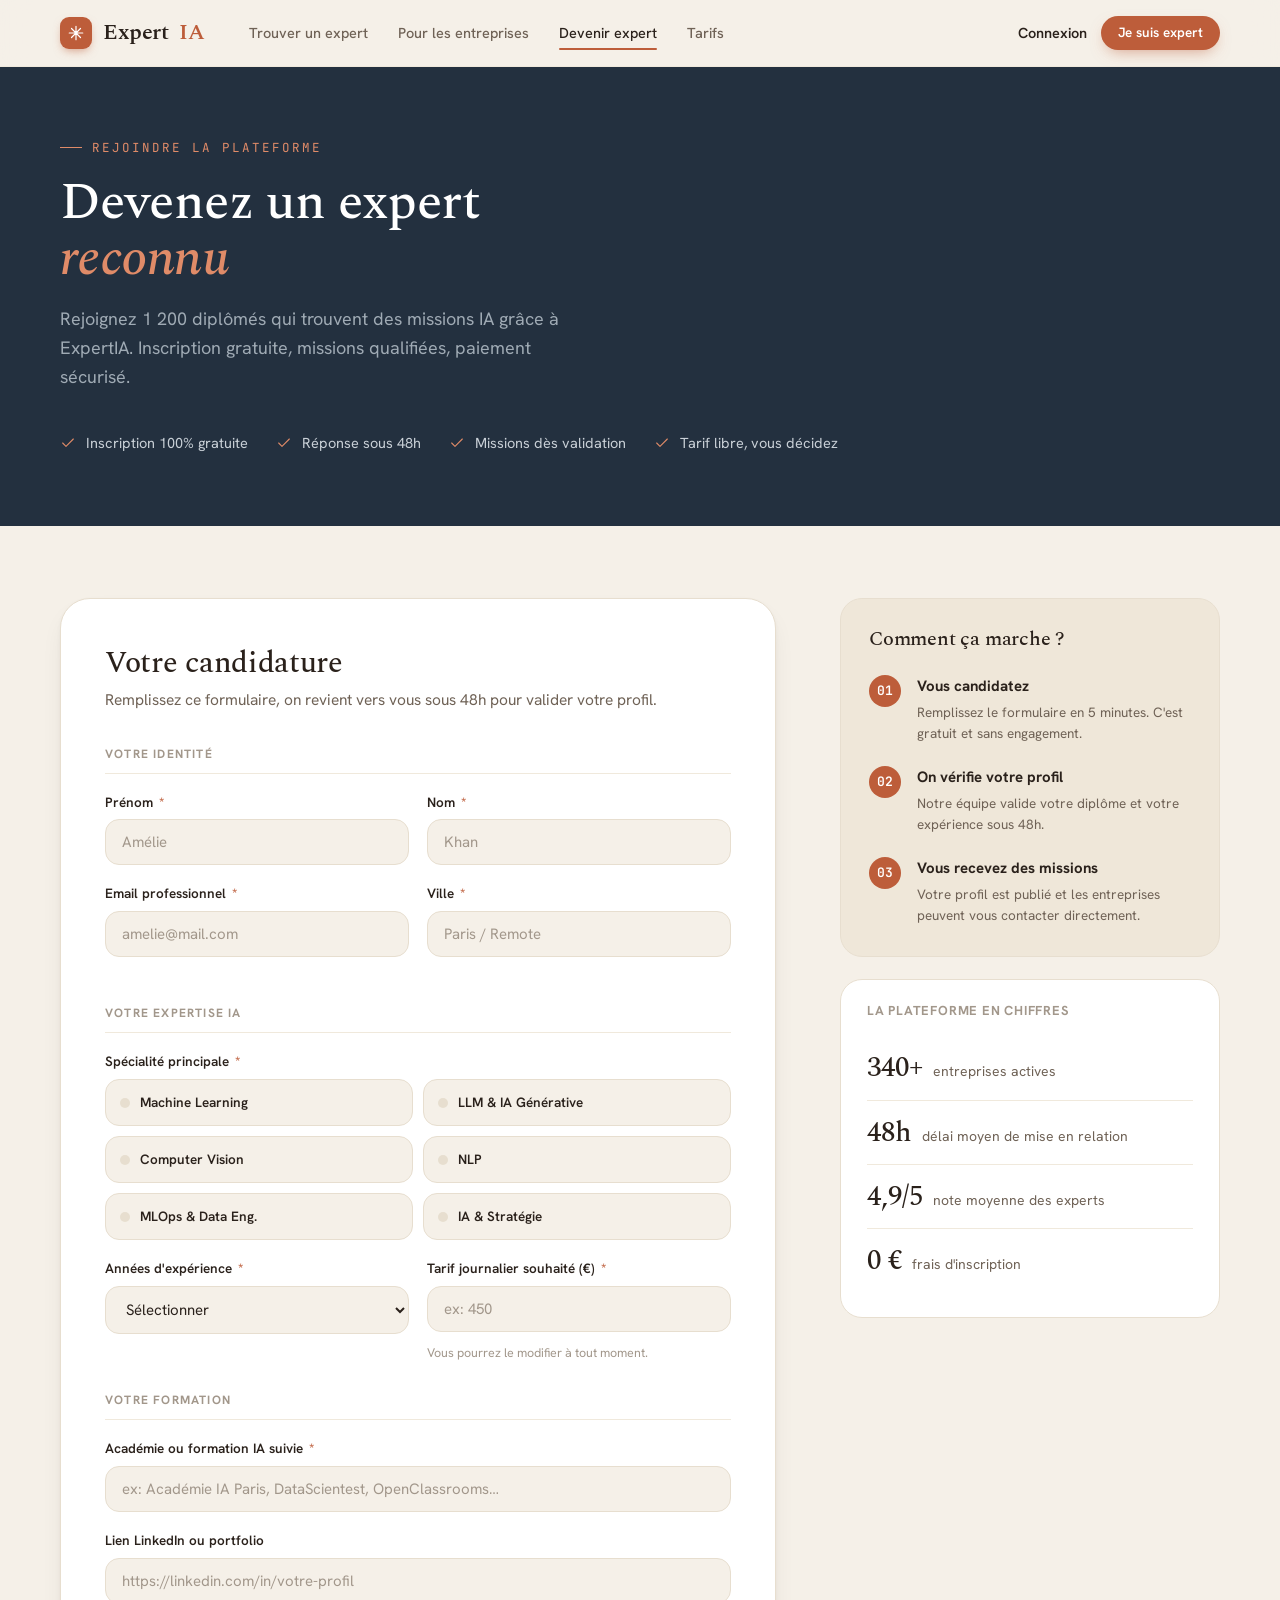
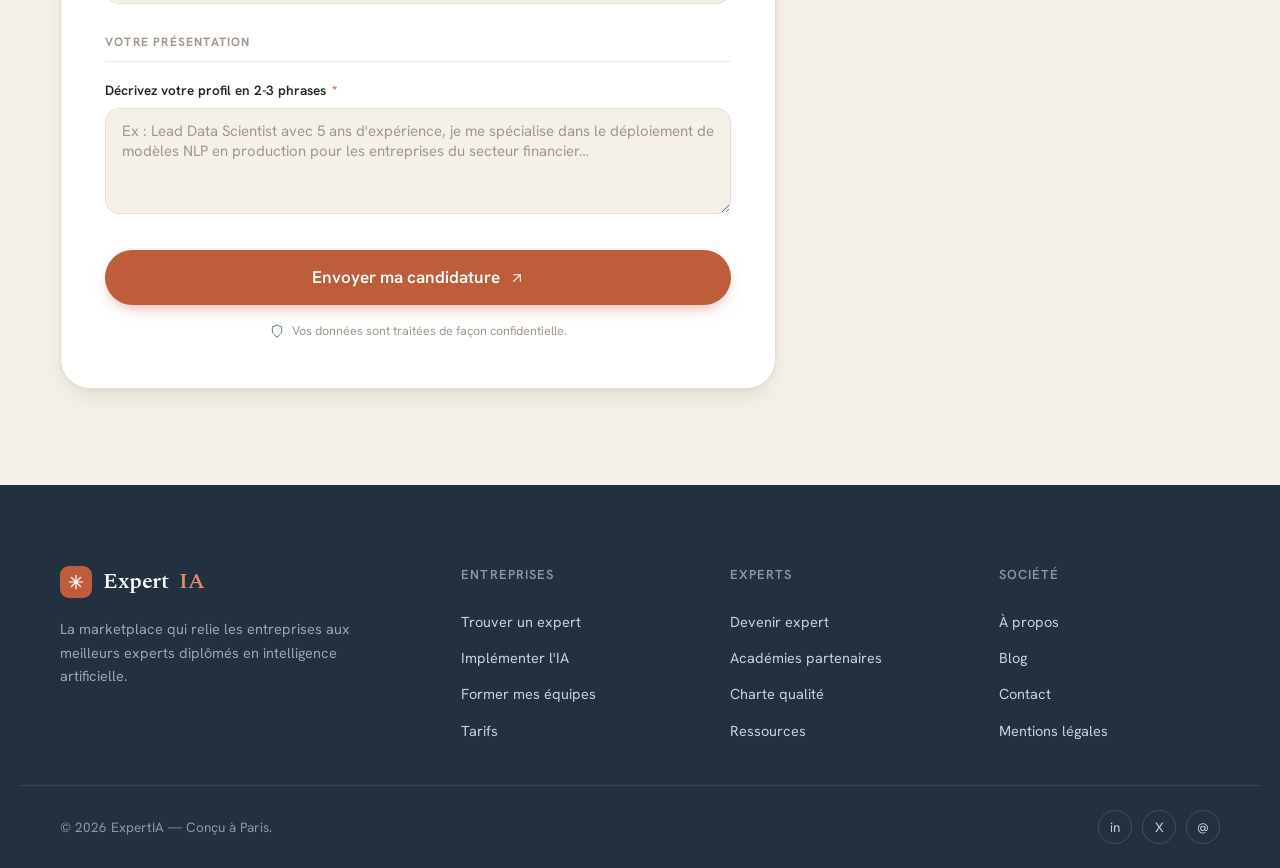
<file: inscription.html>
<!DOCTYPE html>
<html lang="fr">
<head>
<meta charset="UTF-8">
<meta name="viewport" content="width=device-width, initial-scale=1.0">
<title>ExpertIA — Devenir expert</title>
<link rel="stylesheet" href="styles.css">
<style>
/* ===== page header ===== */
.ins-hero { background: var(--navy); padding: 64px 0 72px; }
.ins-hero .eyebrow { color: #E08B68; }
.ins-hero .eyebrow::before { background: #E08B68; }
.ins-hero h1 { font-size: 52px; color: #fff; margin: 18px 0 0; max-width: 640px; }
.ins-hero h1 .ital { font-style: italic; color: #E08B68; font-weight: 500; }
.ins-hero p { color: #9FAAB4; font-size: 18px; margin-top: 18px; max-width: 520px; line-height: 1.6; }

.ins-perks { display: flex; gap: 28px; margin-top: 40px; flex-wrap: wrap; }
.perk { display: flex; align-items: center; gap: 10px; color: #C9D0D7; font-size: 14.5px; }
.perk svg { color: #E08B68; flex: none; }

/* ===== layout ===== */
.ins-body { padding: 72px 0 96px; }
.ins-layout { display: grid; grid-template-columns: 1fr 380px; gap: 64px; align-items: start; }

/* ===== form ===== */
.ins-form-wrap { background: #fff; border: 1px solid var(--line); border-radius: var(--r-xl);
  padding: 48px 44px; box-shadow: var(--sh); }
.ins-form-wrap h2 { font-size: 30px; margin-bottom: 8px; }
.ins-form-wrap .sub { color: var(--ink-soft); font-size: 15.5px; margin-bottom: 36px; }

.form-section { margin-bottom: 32px; }
.form-section h4 { font-family: var(--sans); font-size: 12px; font-weight: 700;
  letter-spacing: .1em; text-transform: uppercase; color: var(--ink-faint);
  margin: 0 0 18px; padding-bottom: 12px; border-bottom: 1px solid var(--line-soft); }

.f-row { display: grid; grid-template-columns: 1fr 1fr; gap: 18px; }
.f-field { display: flex; flex-direction: column; gap: 7px; margin-bottom: 18px; }
.f-field:last-child { margin-bottom: 0; }
.f-field label { font-size: 13.5px; font-weight: 600; color: var(--ink); }
.f-field label .req { color: var(--terra); margin-left: 2px; }
.f-field input, .f-field select, .f-field textarea {
  font-family: var(--sans); font-size: 15px; color: var(--ink);
  background: var(--bg); border: 1px solid var(--line); border-radius: var(--r);
  padding: 12px 16px; outline: none; transition: border-color .15s, box-shadow .15s, background .15s;
  width: 100%;
}
.f-field input::placeholder, .f-field textarea::placeholder { color: var(--ink-faint); }
.f-field input:focus, .f-field select:focus, .f-field textarea:focus {
  border-color: var(--terra); box-shadow: 0 0 0 3px rgba(189,93,58,.1); background: #fff;
}
.f-field textarea { resize: vertical; }
.f-field .hint { font-size: 12.5px; color: var(--ink-faint); margin-top: 4px; }

.specialite-grid { display: grid; grid-template-columns: repeat(2, 1fr); gap: 10px; }
.spe-opt { display: flex; align-items: center; gap: 10px; padding: 12px 14px;
  border: 1.5px solid var(--line); border-radius: var(--r); cursor: pointer;
  font-size: 14px; color: var(--ink-soft); transition: .15s; background: var(--bg); }
.spe-opt input { display: none; }
.spe-opt:hover { border-color: var(--terra-soft); color: var(--ink); }
.spe-opt input:checked ~ span { color: var(--ink); font-weight: 600; }
.spe-opt:has(input:checked) { border-color: var(--terra); background: var(--terra-tint); }
.spe-dot { width: 10px; height: 10px; border-radius: 50%; background: var(--line);
  flex: none; transition: .15s; }
.spe-opt:has(input:checked) .spe-dot { background: var(--terra); }

.submit-zone { margin-top: 36px; }
.submit-zone .btn { width: 100%; justify-content: center; font-size: 17px; padding: 18px; }
.submit-note { display: flex; align-items: center; justify-content: center; gap: 8px;
  font-size: 12.5px; color: var(--ink-faint); margin-top: 16px; }
.submit-note svg { color: var(--green); }

/* ===== sidebar ===== */
.ins-sidebar { position: sticky; top: 92px; }

.ins-steps { background: var(--bg-2); border: 1px solid var(--line);
  border-radius: var(--r-lg); padding: 30px 28px; margin-bottom: 22px; }
.ins-steps h3 { font-size: 20px; margin-bottom: 24px; }
.ins-step { display: flex; gap: 16px; margin-bottom: 22px; }
.ins-step:last-child { margin-bottom: 0; }
.step-num { width: 32px; height: 32px; border-radius: 50%; background: var(--terra);
  color: #fff; font-family: var(--mono); font-size: 13px; font-weight: 600;
  display: grid; place-items: center; flex: none; }
.step-txt h5 { font-family: var(--sans); font-size: 15px; font-weight: 700; margin: 0 0 4px; }
.step-txt p { font-size: 13.5px; color: var(--ink-soft); margin: 0; }

.ins-card { background: #fff; border: 1px solid var(--line); border-radius: var(--r-lg);
  padding: 24px 26px; }
.ins-card h4 { font-family: var(--sans); font-size: 13px; font-weight: 700;
  letter-spacing: .06em; text-transform: uppercase; color: var(--ink-faint); margin: 0 0 18px; }
.ins-stat { display: flex; align-items: baseline; gap: 10px; padding: 10px 0;
  border-bottom: 1px solid var(--line-soft); }
.ins-stat:last-child { border-bottom: 0; }
.ins-stat .n { font-family: var(--serif); font-size: 28px; font-weight: 500; color: var(--ink); }
.ins-stat .l { font-size: 14px; color: var(--ink-soft); }

/* success state */
.form-success { display: none; text-align: center; padding: 48px 24px; }
.form-success .check { width: 72px; height: 72px; border-radius: 50%;
  background: var(--terra-tint); color: var(--terra);
  display: grid; place-items: center; margin: 0 auto 24px; }
.form-success h3 { font-size: 28px; margin-bottom: 12px; }
.form-success p { color: var(--ink-soft); font-size: 16px; }

@media (max-width: 980px) {
  .ins-hero h1 { font-size: 36px; }
  .ins-layout { grid-template-columns: 1fr; gap: 36px; }
  .ins-sidebar { position: static; }
  .f-row { grid-template-columns: 1fr; }
  .ins-form-wrap { padding: 28px 22px; }
  .specialite-grid { grid-template-columns: 1fr; }
}
</style>
</head>
<body>

<!-- ============== NAV ============== -->
<header class="nav">
  <div class="nav-inner">
    <a class="brand" href="index.html">
      <span class="mark"><svg width="18" height="18" viewBox="0 0 24 24" class="icon" stroke="#fff" stroke-width="2"><path d="M12 3v18M3 12h18M6 6l12 12M18 6L6 18"/></svg></span>
      Expert<b>IA</b>
    </a>
    <nav class="nav-links">
      <a href="experts.html">Trouver un expert</a>
      <a href="index.html#entreprises">Pour les entreprises</a>
      <a href="inscription.html" class="active">Devenir expert</a>
      <a href="index.html#tarifs">Tarifs</a>
    </nav>
    <div class="nav-right">
      <a class="link" href="#">Connexion</a>
      <a class="btn btn-primary btn-sm" href="inscription.html">Je suis expert</a>
      <button class="nav-burger" aria-label="Menu">
        <svg width="20" height="20" viewBox="0 0 24 24" class="icon" stroke-width="2"><path d="M3 6h18M3 12h18M3 18h18"/></svg>
      </button>
    </div>
  </div>
</header>

<!-- ============== HERO ============== -->
<section class="ins-hero">
  <div class="wrap">
    <span class="eyebrow">Rejoindre la plateforme</span>
    <h1>Devenez un expert<br><span class="ital">reconnu</span></h1>
    <p>Rejoignez 1 200 diplômés qui trouvent des missions IA grâce à ExpertIA. Inscription gratuite, missions qualifiées, paiement sécurisé.</p>
    <div class="ins-perks">
      <div class="perk"><svg width="16" height="16" viewBox="0 0 24 24" class="icon"><path d="M20 6L9 17l-5-5"/></svg>Inscription 100% gratuite</div>
      <div class="perk"><svg width="16" height="16" viewBox="0 0 24 24" class="icon"><path d="M20 6L9 17l-5-5"/></svg>Réponse sous 48h</div>
      <div class="perk"><svg width="16" height="16" viewBox="0 0 24 24" class="icon"><path d="M20 6L9 17l-5-5"/></svg>Missions dès validation</div>
      <div class="perk"><svg width="16" height="16" viewBox="0 0 24 24" class="icon"><path d="M20 6L9 17l-5-5"/></svg>Tarif libre, vous décidez</div>
    </div>
  </div>
</section>

<!-- ============== BODY ============== -->
<section class="ins-body">
  <div class="wrap ins-layout">

    <!-- FORM -->
    <div>
      <div class="ins-form-wrap">
        <h2>Votre candidature</h2>
        <p class="sub">Remplissez ce formulaire, on revient vers vous sous 48h pour valider votre profil.</p>

        <form name="inscription-expert" method="POST" data-netlify="true" netlify-honeypot="bot-field">
          <input type="hidden" name="form-name" value="inscription-expert">
          <p style="display:none"><input name="bot-field"></p>

          <!-- Identité -->
          <div class="form-section">
            <h4>Votre identité</h4>
            <div class="f-row">
              <div class="f-field">
                <label>Prénom <span class="req">*</span></label>
                <input type="text" name="prenom" placeholder="Amélie" required>
              </div>
              <div class="f-field">
                <label>Nom <span class="req">*</span></label>
                <input type="text" name="nom" placeholder="Khan" required>
              </div>
            </div>
            <div class="f-row">
              <div class="f-field">
                <label>Email professionnel <span class="req">*</span></label>
                <input type="email" name="email" placeholder="amelie@mail.com" required>
              </div>
              <div class="f-field">
                <label>Ville <span class="req">*</span></label>
                <input type="text" name="ville" placeholder="Paris / Remote" required>
              </div>
            </div>
          </div>

          <!-- Expertise -->
          <div class="form-section">
            <h4>Votre expertise IA</h4>
            <div class="f-field">
              <label>Spécialité principale <span class="req">*</span></label>
              <div class="specialite-grid">
                <label class="spe-opt"><input type="radio" name="specialite" value="Machine Learning" required><span class="spe-dot"></span><span>Machine Learning</span></label>
                <label class="spe-opt"><input type="radio" name="specialite" value="LLM & IA Générative"><span class="spe-dot"></span><span>LLM &amp; IA Générative</span></label>
                <label class="spe-opt"><input type="radio" name="specialite" value="Computer Vision"><span class="spe-dot"></span><span>Computer Vision</span></label>
                <label class="spe-opt"><input type="radio" name="specialite" value="NLP"><span class="spe-dot"></span><span>NLP</span></label>
                <label class="spe-opt"><input type="radio" name="specialite" value="MLOps & Data Eng."><span class="spe-dot"></span><span>MLOps &amp; Data Eng.</span></label>
                <label class="spe-opt"><input type="radio" name="specialite" value="IA & Stratégie"><span class="spe-dot"></span><span>IA &amp; Stratégie</span></label>
              </div>
            </div>
            <div class="f-row" style="margin-top:18px">
              <div class="f-field">
                <label>Années d'expérience <span class="req">*</span></label>
                <select name="experience" required>
                  <option value="">Sélectionner</option>
                  <option value="1-3">1 à 3 ans</option>
                  <option value="3-6">3 à 6 ans</option>
                  <option value="6-10">6 à 10 ans</option>
                  <option value="10+">10 ans et plus</option>
                </select>
              </div>
              <div class="f-field">
                <label>Tarif journalier souhaité (€) <span class="req">*</span></label>
                <input type="number" name="tarif" placeholder="ex: 450" min="100" max="2000" required>
                <span class="hint">Vous pourrez le modifier à tout moment.</span>
              </div>
            </div>
          </div>

          <!-- Formation -->
          <div class="form-section">
            <h4>Votre formation</h4>
            <div class="f-field">
              <label>Académie ou formation IA suivie <span class="req">*</span></label>
              <input type="text" name="academie" placeholder="ex: Académie IA Paris, DataScientest, OpenClassrooms…" required>
            </div>
            <div class="f-field">
              <label>Lien LinkedIn ou portfolio</label>
              <input type="url" name="linkedin" placeholder="https://linkedin.com/in/votre-profil">
            </div>
          </div>

          <!-- Bio -->
          <div class="form-section">
            <h4>Votre présentation</h4>
            <div class="f-field">
              <label>Décrivez votre profil en 2-3 phrases <span class="req">*</span></label>
              <textarea name="bio" rows="4" placeholder="Ex : Lead Data Scientist avec 5 ans d'expérience, je me spécialise dans le déploiement de modèles NLP en production pour les entreprises du secteur financier…" required></textarea>
            </div>
          </div>

          <div class="submit-zone">
            <button type="submit" class="btn btn-primary btn-lg">
              Envoyer ma candidature
              <svg width="16" height="16" viewBox="0 0 24 24" class="icon arr"><path d="M7 17L17 7M7 7h10v10"/></svg>
            </button>
            <div class="submit-note">
              <svg width="14" height="14" viewBox="0 0 24 24" class="icon"><path d="M12 22s8-4 8-10V5l-8-3-8 3v7c0 6 8 10 8 10z"/></svg>
              Vos données sont traitées de façon confidentielle.
            </div>
          </div>
        </form>
      </div>
    </div>

    <!-- SIDEBAR -->
    <aside class="ins-sidebar">
      <div class="ins-steps">
        <h3>Comment ça marche ?</h3>
        <div class="ins-step">
          <span class="step-num">01</span>
          <div class="step-txt">
            <h5>Vous candidatez</h5>
            <p>Remplissez le formulaire en 5 minutes. C'est gratuit et sans engagement.</p>
          </div>
        </div>
        <div class="ins-step">
          <span class="step-num">02</span>
          <div class="step-txt">
            <h5>On vérifie votre profil</h5>
            <p>Notre équipe valide votre diplôme et votre expérience sous 48h.</p>
          </div>
        </div>
        <div class="ins-step">
          <span class="step-num">03</span>
          <div class="step-txt">
            <h5>Vous recevez des missions</h5>
            <p>Votre profil est publié et les entreprises peuvent vous contacter directement.</p>
          </div>
        </div>
      </div>

      <div class="ins-card">
        <h4>La plateforme en chiffres</h4>
        <div class="ins-stat">
          <span class="n">340+</span>
          <span class="l">entreprises actives</span>
        </div>
        <div class="ins-stat">
          <span class="n">48h</span>
          <span class="l">délai moyen de mise en relation</span>
        </div>
        <div class="ins-stat">
          <span class="n">4,9/5</span>
          <span class="l">note moyenne des experts</span>
        </div>
        <div class="ins-stat">
          <span class="n">0 €</span>
          <span class="l">frais d'inscription</span>
        </div>
      </div>
    </aside>

  </div>
</section>

<!-- ============== FOOTER ============== -->
<footer class="footer">
  <div class="footer-inner">
    <div class="brand-col">
      <div class="brand">
        <span class="mark"><svg width="18" height="18" viewBox="0 0 24 24" class="icon" stroke="#fff" stroke-width="2"><path d="M12 3v18M3 12h18M6 6l12 12M18 6L6 18"/></svg></span>
        Expert<b>IA</b>
      </div>
      <p class="footer-tag">La marketplace qui relie les entreprises aux meilleurs experts diplômés en intelligence artificielle.</p>
    </div>
    <div>
      <h5>Entreprises</h5>
      <a href="experts.html">Trouver un expert</a>
      <a href="#">Implémenter l'IA</a>
      <a href="#">Former mes équipes</a>
      <a href="#">Tarifs</a>
    </div>
    <div>
      <h5>Experts</h5>
      <a href="inscription.html">Devenir expert</a>
      <a href="#">Académies partenaires</a>
      <a href="#">Charte qualité</a>
      <a href="#">Ressources</a>
    </div>
    <div>
      <h5>Société</h5>
      <a href="#">À propos</a>
      <a href="#">Blog</a>
      <a href="#">Contact</a>
      <a href="#">Mentions légales</a>
    </div>
  </div>
  <div class="footer-bottom">
    <span>© 2026 ExpertIA — Conçu à Paris.</span>
    <div class="socials"><span>in</span><span>X</span><span>@</span></div>
  </div>
</footer>

</body>
</html>
</file>
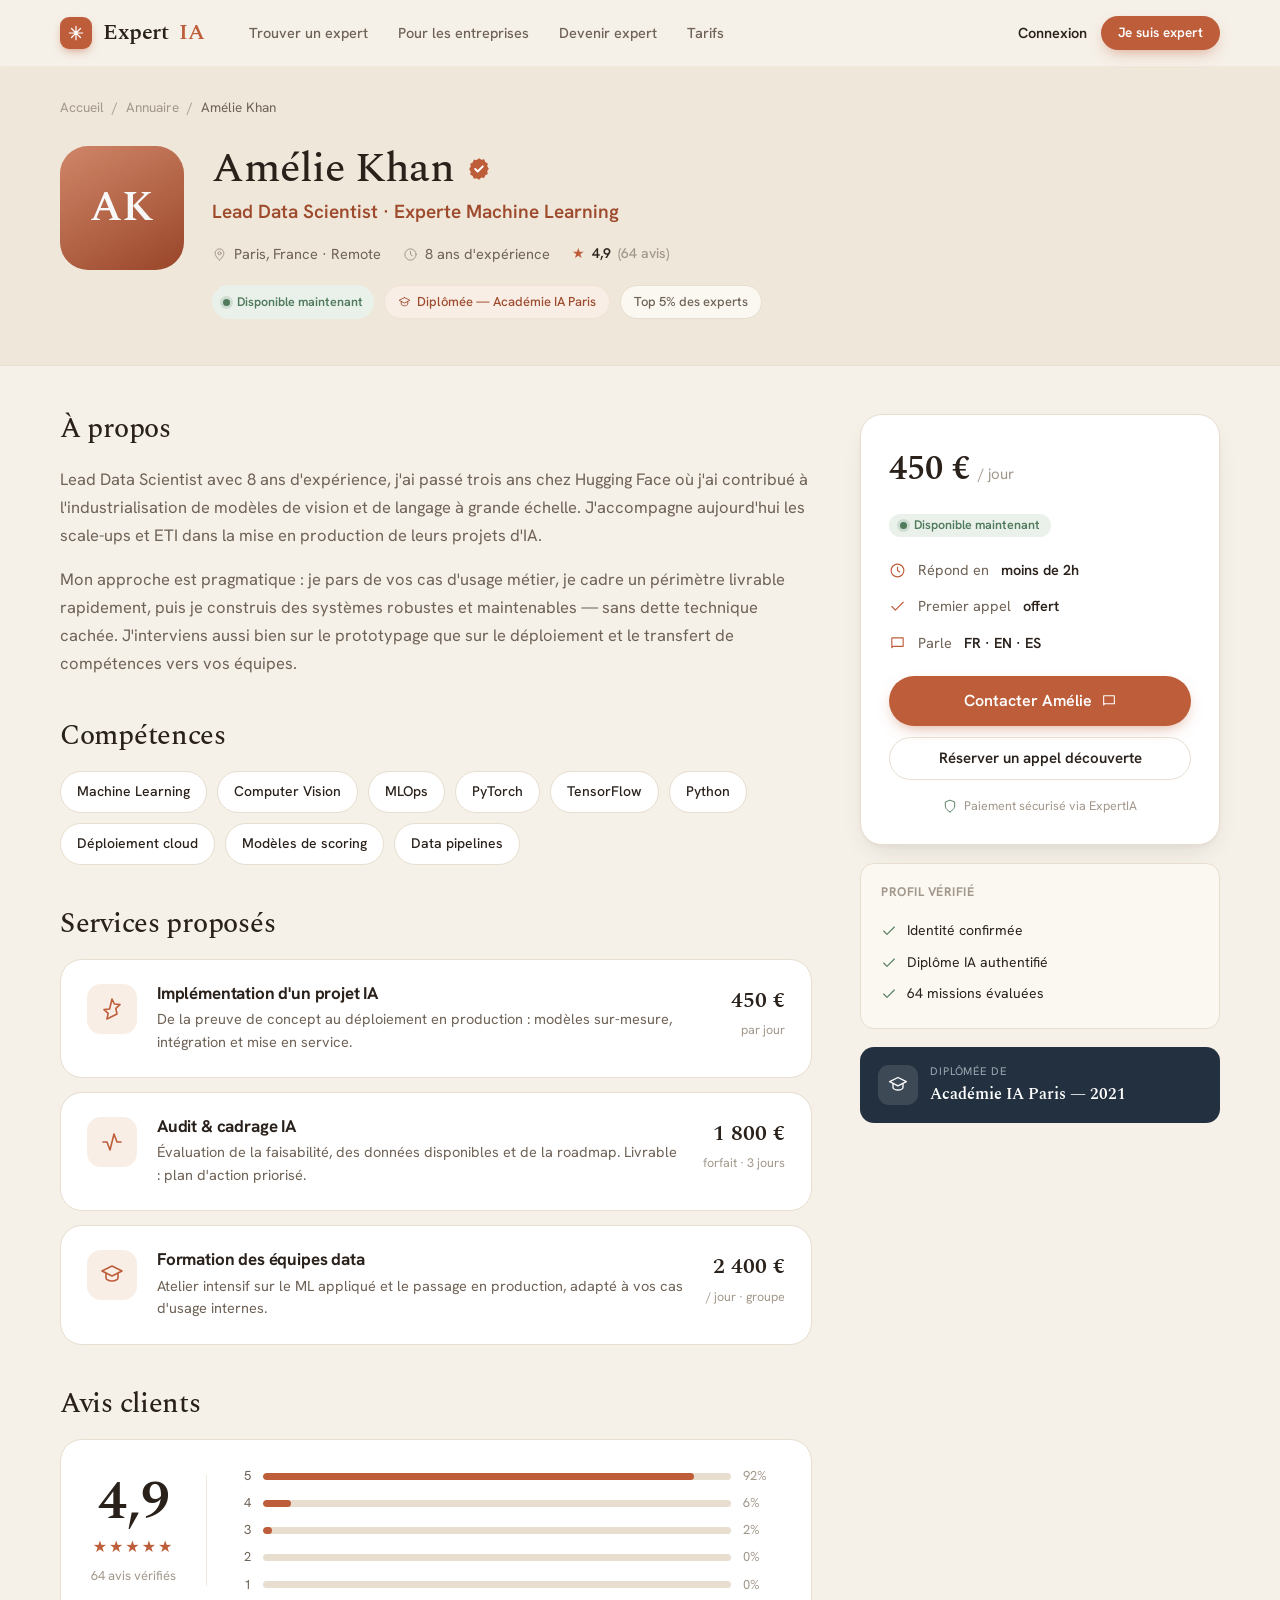
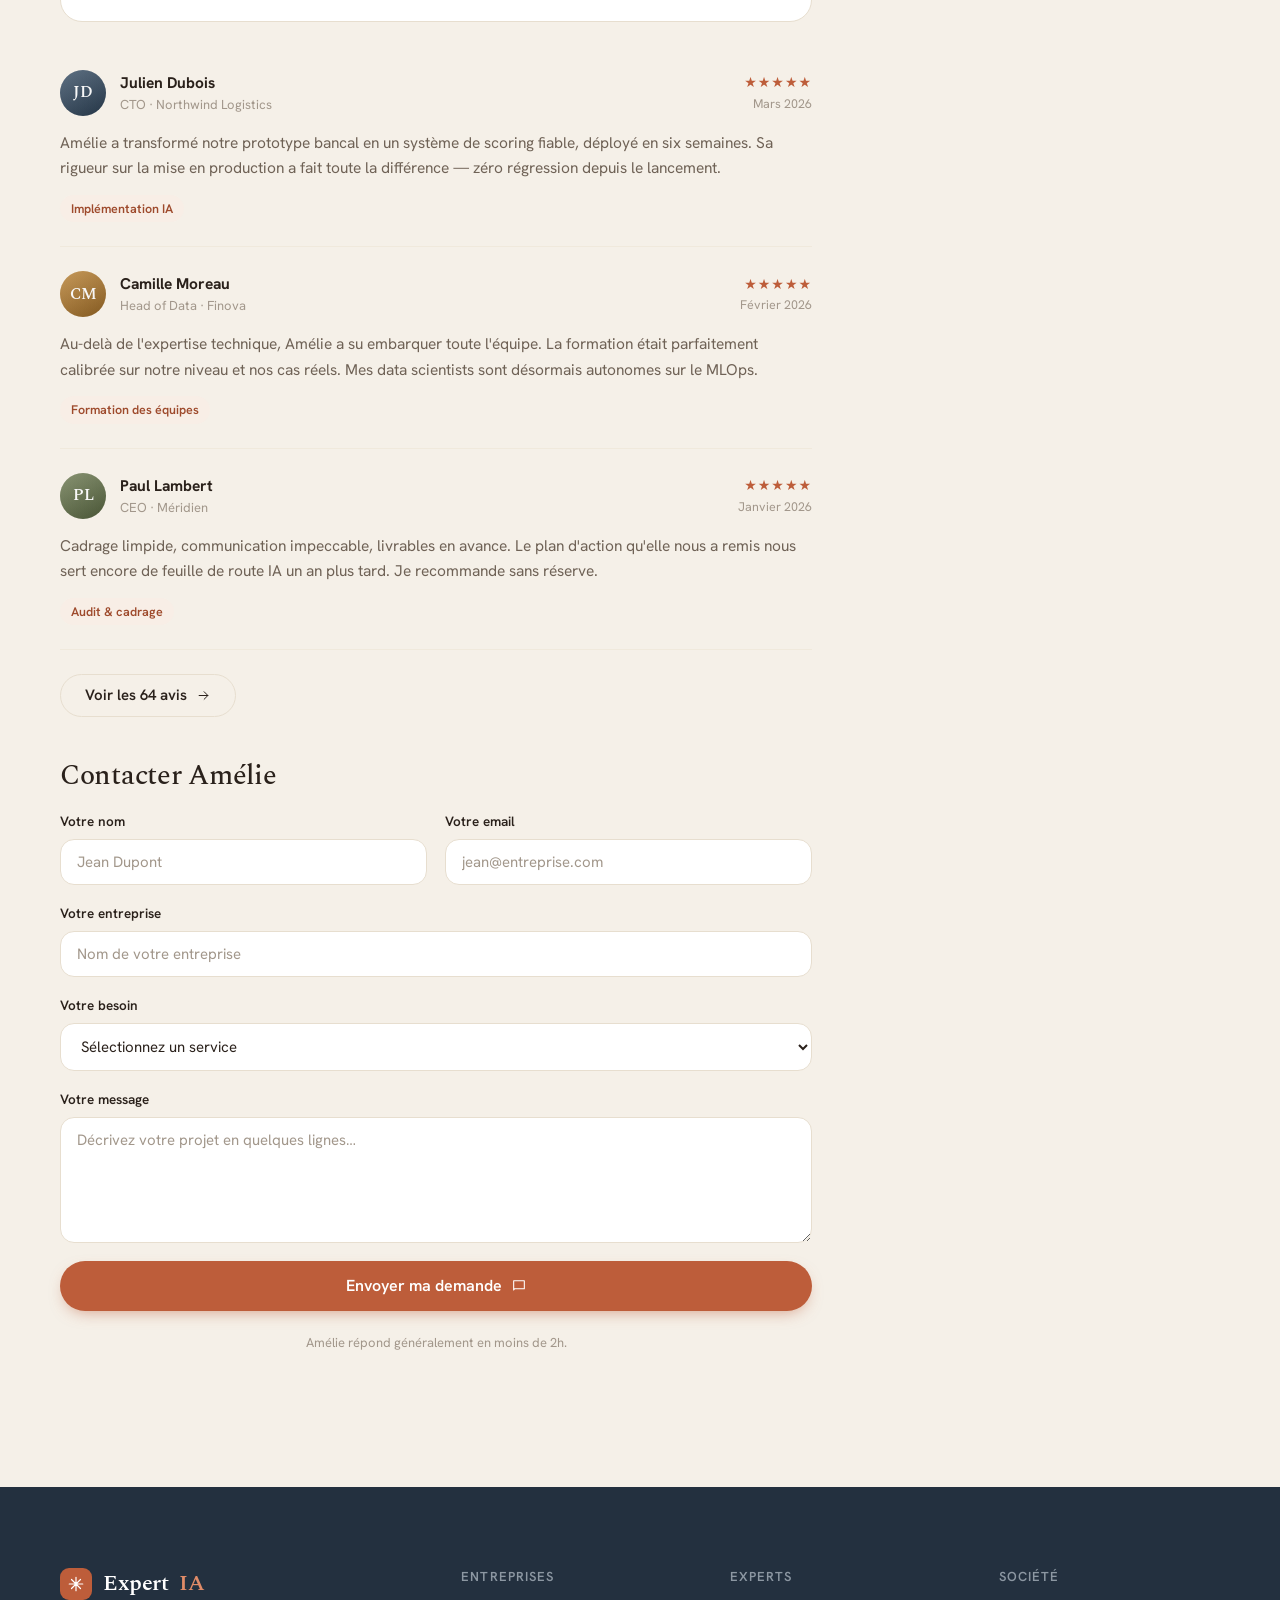
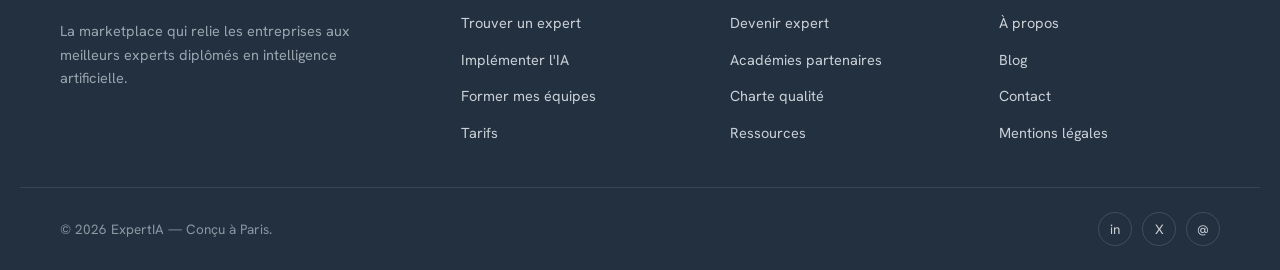
<file: profil.html>
<!DOCTYPE html>
<html lang="fr">
<head>
<meta charset="UTF-8">
<meta name="viewport" content="width=device-width, initial-scale=1.0">
<title>ExpertIA — Amélie Khan, Lead Data Scientist</title>
<link rel="stylesheet" href="styles.css">
<style>
.crumb { font-size: 13.5px; color: var(--ink-faint); display:flex; gap:8px; align-items:center; }
.crumb a:hover { color: var(--ink-soft); }

/* ===== hero band ===== */
.pf-hero { background: var(--bg-2); border-bottom: 1px solid var(--line); padding: 30px 0 46px; }
.pf-hero .crumb { margin-bottom: 28px; }
.pf-id { display: flex; gap: 28px; align-items: flex-start; }
.pf-avatar { width: 124px; height: 124px; font-size: 42px; border-radius: 28px; flex: none; }
.pf-avatar.avatar { border-radius: 28px; }
.pf-headline { flex: 1; }
.pf-name-row { display: flex; align-items: center; gap: 12px; flex-wrap: wrap; }
.pf-hero h1 { font-size: 42px; }
.pf-verif { color: var(--terra); display: inline-flex; }
.pf-role { font-size: 19px; color: var(--terra-deep); font-weight: 600; margin-top: 6px; }
.pf-meta { display: flex; align-items: center; gap: 22px; margin-top: 16px; flex-wrap: wrap;
  font-size: 14.5px; color: var(--ink-soft); }
.pf-meta span { display: inline-flex; align-items: center; gap: 7px; }
.pf-meta svg { color: var(--ink-faint); }
.pf-meta .rating { color: var(--ink); }
.pf-badges { display: flex; gap: 10px; margin-top: 20px; flex-wrap: wrap; }

/* ===== body layout ===== */
.pf-body { padding: 48px 0 90px; }
.pf-layout { display: grid; grid-template-columns: 1fr 360px; gap: 48px; align-items: start; }

.block { margin-bottom: 44px; }
.block > h2 { font-size: 28px; margin-bottom: 20px; }
.prose p { color: var(--ink-soft); font-size: 16.5px; line-height: 1.7; margin-bottom: 16px; }
.prose p:last-child { margin-bottom: 0; }

/* skill tags */
.skill-wrap { display: flex; flex-wrap: wrap; gap: 10px; }
.skill { font-size: 14px; font-weight: 500; padding: 9px 16px; border-radius: var(--r-pill);
  background: #fff; border: 1px solid var(--line); color: var(--ink); }

/* services */
.svc { display: flex; flex-direction: column; gap: 14px; }
.svc-card { background: #fff; border: 1px solid var(--line); border-radius: var(--r-lg);
  padding: 24px 26px; display: flex; align-items: flex-start; gap: 20px;
  transition: box-shadow .2s, border-color .2s; }
.svc-card:hover { box-shadow: var(--sh); border-color: var(--terra-soft); }
.svc-ico { width: 50px; height: 50px; border-radius: 14px; background: var(--terra-tint);
  color: var(--terra); display: grid; place-items: center; flex: none; }
.svc-main { flex: 1; }
.svc-main h3 { font-family: var(--sans); font-size: 17px; font-weight: 700; }
.svc-main p { font-size: 14.5px; color: var(--ink-soft); margin-top: 6px; line-height: 1.55; }
.svc-price { text-align: right; flex: none; }
.svc-price b { font-family: var(--serif); font-size: 22px; font-weight: 600; }
.svc-price span { display: block; font-size: 12.5px; color: var(--ink-faint); margin-top: 2px; }

/* reviews */
.rev-summary { display: flex; align-items: center; gap: 30px; background: #fff;
  border: 1px solid var(--line); border-radius: var(--r-lg); padding: 26px 30px; margin-bottom: 24px; }
.rev-score { text-align: center; flex: none; padding-right: 30px; border-right: 1px solid var(--line-soft); }
.rev-score .big { font-family: var(--serif); font-size: 54px; font-weight: 600; line-height: 1; }
.rev-score .stars { color: var(--terra); font-size: 16px; margin-top: 6px; letter-spacing: 2px; }
.rev-score .total { font-size: 13px; color: var(--ink-faint); margin-top: 6px; }
.rev-bars { flex: 1; display: flex; flex-direction: column; gap: 7px; }
.rev-bar-row { display: flex; align-items: center; gap: 12px; font-size: 13px; color: var(--ink-soft); }
.rev-bar-row .lab { width: 14px; text-align: right; }
.rev-bar { flex: 1; height: 7px; border-radius: 4px; background: var(--line); overflow: hidden; }
.rev-bar i { display: block; height: 100%; background: var(--terra); border-radius: 4px; }
.rev-bar-row .pct { width: 38px; color: var(--ink-faint); }

.review { padding: 24px 0; border-bottom: 1px solid var(--line-soft); }
.review:last-child { border-bottom: 0; }
.rv-head { display: flex; align-items: center; gap: 14px; }
.rv-head .avatar { width: 46px; height: 46px; font-size: 16px; }
.rv-name { font-weight: 700; font-size: 15.5px; }
.rv-co { font-size: 13px; color: var(--ink-faint); }
.rv-stars { margin-left: auto; color: var(--terra); font-size: 14px; letter-spacing: 1px; }
.rv-date { font-size: 12.5px; color: var(--ink-faint); }
.review p { color: var(--ink-soft); font-size: 15.5px; line-height: 1.65; margin-top: 14px; }
.rv-tag { display:inline-block; margin-top: 14px; font-size: 12.5px; color: var(--terra-deep);
  background: var(--terra-tint); padding: 4px 11px; border-radius: var(--r-pill); font-weight: 600; }

/* ===== sticky contact card ===== */
.contact { position: sticky; top: 92px; }
.contact-card { background: #fff; border: 1px solid var(--line); border-radius: var(--r-lg);
  box-shadow: var(--sh); padding: 28px; }
.cc-price { display: flex; align-items: baseline; gap: 8px; }
.cc-price b { font-family: var(--serif); font-size: 34px; font-weight: 600; }
.cc-price span { color: var(--ink-faint); font-size: 15px; }
.cc-avail { margin-top: 16px; }
.cc-list { margin: 22px 0; display: flex; flex-direction: column; gap: 14px; }
.cc-row { display: flex; align-items: center; gap: 12px; font-size: 14.5px; color: var(--ink-soft); }
.cc-row svg { color: var(--terra); flex: none; }
.cc-row b { color: var(--ink); font-weight: 600; }
.cc-actions { display: flex; flex-direction: column; gap: 11px; margin-top: 6px; }
.cc-actions .btn { justify-content: center; width: 100%; }
.cc-note { text-align: center; font-size: 12.5px; color: var(--ink-faint); margin-top: 16px;
  display: flex; align-items: center; justify-content: center; gap: 7px; }
.cc-note svg { color: var(--green); }

.trust-mini { margin-top: 18px; background: var(--surface-2); border: 1px solid var(--line);
  border-radius: var(--r); padding: 18px 20px; }
.trust-mini h5 { font-family: var(--sans); font-size: 12.5px; letter-spacing:.04em; text-transform:uppercase;
  color: var(--ink-faint); font-weight: 700; margin: 0 0 14px; }
.trust-mini .tm { display: flex; align-items: center; gap: 10px; font-size: 14px;
  color: var(--ink); padding: 5px 0; }
.trust-mini .tm svg { color: var(--green); flex: none; }

.acad { display:flex; align-items:center; gap:12px; background:var(--navy); color:#fff;
  border-radius: var(--r); padding: 16px 18px; margin-top: 18px; }
.acad .acad-mark { width:40px;height:40px;border-radius:11px;background:rgba(255,255,255,.12);
  display:grid;place-items:center;flex:none; }
.acad .at { font-size:11px; letter-spacing:.08em; text-transform:uppercase; color:#9FAAB4; }
.acad .an { font-family:var(--serif); font-weight:600; font-size:16px; margin-top:2px; }

/* ===== contact form ===== */
.contact-form { display: flex; flex-direction: column; gap: 18px; }
.cf-row { display: grid; grid-template-columns: 1fr 1fr; gap: 18px; }
.cf-field { display: flex; flex-direction: column; gap: 7px; }
.cf-field label { font-size: 13.5px; font-weight: 600; color: var(--ink); }
.cf-field input, .cf-field select, .cf-field textarea {
  font-family: var(--sans); font-size: 15px; color: var(--ink);
  background: #fff; border: 1px solid var(--line); border-radius: var(--r);
  padding: 12px 16px; outline: none; transition: border-color .15s, box-shadow .15s;
  width: 100%;
}
.cf-field input::placeholder, .cf-field textarea::placeholder { color: var(--ink-faint); }
.cf-field input:focus, .cf-field select:focus, .cf-field textarea:focus {
  border-color: var(--terra); box-shadow: 0 0 0 3px rgba(189,93,58,.1);
}
.cf-field textarea { resize: vertical; }
.cf-note { text-align: center; font-size: 13px; color: var(--ink-faint); margin: 4px 0 0; }

@media (max-width: 980px) {
  .pf-hero h1 { font-size: 32px; }
  .pf-id { flex-direction: column; gap: 18px; }
  .pf-avatar { width: 92px; height: 92px; font-size: 32px; border-radius: 22px; }
  .pf-layout { grid-template-columns: 1fr; gap: 36px; }
  .contact { position: static; }
  .rev-summary { flex-direction: column; align-items: stretch; gap: 22px; }
  .rev-score { border-right: 0; border-bottom: 1px solid var(--line-soft);
    padding-right: 0; padding-bottom: 22px; }
  .svc-card { flex-wrap: wrap; }
  .svc-price { text-align: left; }
}
</style>
</head>
<body>

<!-- ============== NAV ============== -->
<header class="nav">
  <div class="nav-inner">
    <a class="brand" href="index.html">
      <span class="mark"><svg width="18" height="18" viewBox="0 0 24 24" class="icon" stroke="#fff" stroke-width="2"><path d="M12 3v18M3 12h18M6 6l12 12M18 6L6 18"/></svg></span>
      Expert<b>IA</b>
    </a>
    <nav class="nav-links">
      <a href="experts.html">Trouver un expert</a>
      <a href="index.html#entreprises">Pour les entreprises</a>
      <a href="index.html#devenir">Devenir expert</a>
      <a href="index.html#tarifs">Tarifs</a>
    </nav>
    <div class="nav-right">
      <a class="link" href="#">Connexion</a>
      <a class="btn btn-primary btn-sm" href="inscription.html">Je suis expert</a>
      <button class="nav-burger" aria-label="Menu">
        <svg width="20" height="20" viewBox="0 0 24 24" class="icon" stroke-width="2"><path d="M3 6h18M3 12h18M3 18h18"/></svg>
      </button>
    </div>
  </div>
</header>

<!-- ============== PROFILE HERO ============== -->
<section class="pf-hero">
  <div class="wrap">
    <div class="crumb"><a href="index.html">Accueil</a> <span>/</span> <a href="experts.html">Annuaire</a> <span>/</span> <span style="color:var(--ink-soft)">Amélie Khan</span></div>
    <div class="pf-id">
      <span class="avatar av-1 pf-avatar">AK</span>
      <div class="pf-headline">
        <div class="pf-name-row">
          <h1>Amélie Khan</h1>
          <span class="pf-verif"><svg width="26" height="26" viewBox="0 0 24 24" fill="currentColor"><path d="M12 2l2.2 1.5 2.6-.4 1 2.5 2.3 1.3-.5 2.6 1.5 2.2-1.5 2.2.5 2.6-2.3 1.3-1 2.5-2.6-.4L12 22l-2.2-1.5-2.6.4-1-2.5-2.3-1.3.5-2.6L2.9 12l1.5-2.2-.5-2.6 2.3-1.3 1-2.5 2.6.4z"/><path d="M8.5 12l2.3 2.3 4.7-4.7" stroke="#fff" stroke-width="1.8" fill="none" stroke-linecap="round" stroke-linejoin="round"/></svg></span>
        </div>
        <div class="pf-role">Lead Data Scientist · Experte Machine Learning</div>
        <div class="pf-meta">
          <span><svg width="15" height="15" viewBox="0 0 24 24" class="icon"><path d="M12 21s7-5.5 7-11a7 7 0 1 0-14 0c0 5.5 7 11 7 11z"/><circle cx="12" cy="10" r="2.5"/></svg>Paris, France · Remote</span>
          <span><svg width="15" height="15" viewBox="0 0 24 24" class="icon"><circle cx="12" cy="12" r="9"/><path d="M12 7v5l3 2"/></svg>8 ans d'expérience</span>
          <span class="rating"><span class="star">★</span> 4,9 <span class="count">(64 avis)</span></span>
        </div>
        <div class="pf-badges">
          <span class="badge badge-avail"><span class="dot"></span>Disponible maintenant</span>
          <span class="chip"><svg width="13" height="13" viewBox="0 0 24 24" class="icon"><path d="M12 3L2 8l10 5 10-5-10-5z"/><path d="M6 10.5V15c0 1.5 2.7 3 6 3s6-1.5 6-3v-4.5"/></svg> Diplômée — Académie IA Paris</span>
          <span class="chip chip-muted">Top 5% des experts</span>
        </div>
      </div>
    </div>
  </div>
</section>

<!-- ============== BODY ============== -->
<section class="pf-body">
  <div class="wrap pf-layout">

    <!-- MAIN -->
    <div class="pf-main">

      <div class="block">
        <h2>À propos</h2>
        <div class="prose">
          <p>Lead Data Scientist avec 8 ans d'expérience, j'ai passé trois ans chez Hugging Face où j'ai contribué à l'industrialisation de modèles de vision et de langage à grande échelle. J'accompagne aujourd'hui les scale-ups et ETI dans la mise en production de leurs projets d'IA.</p>
          <p>Mon approche est pragmatique : je pars de vos cas d'usage métier, je cadre un périmètre livrable rapidement, puis je construis des systèmes robustes et maintenables — sans dette technique cachée. J'interviens aussi bien sur le prototypage que sur le déploiement et le transfert de compétences vers vos équipes.</p>
        </div>
      </div>

      <div class="block">
        <h2>Compétences</h2>
        <div class="skill-wrap">
          <span class="skill">Machine Learning</span>
          <span class="skill">Computer Vision</span>
          <span class="skill">MLOps</span>
          <span class="skill">PyTorch</span>
          <span class="skill">TensorFlow</span>
          <span class="skill">Python</span>
          <span class="skill">Déploiement cloud</span>
          <span class="skill">Modèles de scoring</span>
          <span class="skill">Data pipelines</span>
        </div>
      </div>

      <div class="block">
        <h2>Services proposés</h2>
        <div class="svc">
          <div class="svc-card">
            <div class="svc-ico"><svg width="24" height="24" viewBox="0 0 24 24" class="icon"><path d="M12 2l2.4 5 5.6.6-4.2 3.8 1.2 5.6L12 19.5 6.9 22l1.3-5.6L4 12.6 9.6 12z"/></svg></div>
            <div class="svc-main">
              <h3>Implémentation d'un projet IA</h3>
              <p>De la preuve de concept au déploiement en production : modèles sur-mesure, intégration et mise en service.</p>
            </div>
            <div class="svc-price"><b>450 €</b><span>par jour</span></div>
          </div>
          <div class="svc-card">
            <div class="svc-ico"><svg width="24" height="24" viewBox="0 0 24 24" class="icon"><path d="M3 12h4l3 8 4-16 3 8h4"/></svg></div>
            <div class="svc-main">
              <h3>Audit &amp; cadrage IA</h3>
              <p>Évaluation de la faisabilité, des données disponibles et de la roadmap. Livrable : plan d'action priorisé.</p>
            </div>
            <div class="svc-price"><b>1 800 €</b><span>forfait · 3 jours</span></div>
          </div>
          <div class="svc-card">
            <div class="svc-ico"><svg width="24" height="24" viewBox="0 0 24 24" class="icon"><path d="M12 3L2 8l10 5 10-5-10-5z"/><path d="M6 10.5V15c0 1.5 2.7 3 6 3s6-1.5 6-3v-4.5"/></svg></div>
            <div class="svc-main">
              <h3>Formation des équipes data</h3>
              <p>Atelier intensif sur le ML appliqué et le passage en production, adapté à vos cas d'usage internes.</p>
            </div>
            <div class="svc-price"><b>2 400 €</b><span>/ jour · groupe</span></div>
          </div>
        </div>
      </div>

      <div class="block">
        <h2>Avis clients</h2>

        <div class="rev-summary">
          <div class="rev-score">
            <div class="big">4,9</div>
            <div class="stars">★★★★★</div>
            <div class="total">64 avis vérifiés</div>
          </div>
          <div class="rev-bars">
            <div class="rev-bar-row"><span class="lab">5</span><div class="rev-bar"><i style="width:92%"></i></div><span class="pct">92%</span></div>
            <div class="rev-bar-row"><span class="lab">4</span><div class="rev-bar"><i style="width:6%"></i></div><span class="pct">6%</span></div>
            <div class="rev-bar-row"><span class="lab">3</span><div class="rev-bar"><i style="width:2%"></i></div><span class="pct">2%</span></div>
            <div class="rev-bar-row"><span class="lab">2</span><div class="rev-bar"><i style="width:0%"></i></div><span class="pct">0%</span></div>
            <div class="rev-bar-row"><span class="lab">1</span><div class="rev-bar"><i style="width:0%"></i></div><span class="pct">0%</span></div>
          </div>
        </div>

        <div class="review">
          <div class="rv-head">
            <span class="avatar av-2">JD</span>
            <div>
              <div class="rv-name">Julien Dubois</div>
              <div class="rv-co">CTO · Northwind Logistics</div>
            </div>
            <div style="margin-left:auto;text-align:right">
              <div class="rv-stars">★★★★★</div>
              <div class="rv-date">Mars 2026</div>
            </div>
          </div>
          <p>Amélie a transformé notre prototype bancal en un système de scoring fiable, déployé en six semaines. Sa rigueur sur la mise en production a fait toute la différence — zéro régression depuis le lancement.</p>
          <span class="rv-tag">Implémentation IA</span>
        </div>

        <div class="review">
          <div class="rv-head">
            <span class="avatar av-5">CM</span>
            <div>
              <div class="rv-name">Camille Moreau</div>
              <div class="rv-co">Head of Data · Finova</div>
            </div>
            <div style="margin-left:auto;text-align:right">
              <div class="rv-stars">★★★★★</div>
              <div class="rv-date">Février 2026</div>
            </div>
          </div>
          <p>Au-delà de l'expertise technique, Amélie a su embarquer toute l'équipe. La formation était parfaitement calibrée sur notre niveau et nos cas réels. Mes data scientists sont désormais autonomes sur le MLOps.</p>
          <span class="rv-tag">Formation des équipes</span>
        </div>

        <div class="review">
          <div class="rv-head">
            <span class="avatar av-3">PL</span>
            <div>
              <div class="rv-name">Paul Lambert</div>
              <div class="rv-co">CEO · Méridien</div>
            </div>
            <div style="margin-left:auto;text-align:right">
              <div class="rv-stars">★★★★★</div>
              <div class="rv-date">Janvier 2026</div>
            </div>
          </div>
          <p>Cadrage limpide, communication impeccable, livrables en avance. Le plan d'action qu'elle nous a remis nous sert encore de feuille de route IA un an plus tard. Je recommande sans réserve.</p>
          <span class="rv-tag">Audit &amp; cadrage</span>
        </div>

        <a class="btn btn-ghost" href="#" style="margin-top:24px">Voir les 64 avis
          <svg width="15" height="15" viewBox="0 0 24 24" class="icon arr"><path d="M5 12h14M13 6l6 6-6 6"/></svg></a>
      </div>

      <!-- ============ CONTACT FORM ============ -->
      <div class="block" id="contact">
        <h2>Contacter Amélie</h2>
        <form name="contact-expert" method="POST" data-netlify="true" netlify-honeypot="bot-field" class="contact-form">
          <input type="hidden" name="form-name" value="contact-expert">
          <p class="hidden" style="display:none"><input name="bot-field"></p>

          <div class="cf-row">
            <div class="cf-field">
              <label>Votre nom</label>
              <input type="text" name="nom" placeholder="Jean Dupont" required>
            </div>
            <div class="cf-field">
              <label>Votre email</label>
              <input type="email" name="email" placeholder="jean@entreprise.com" required>
            </div>
          </div>

          <div class="cf-field">
            <label>Votre entreprise</label>
            <input type="text" name="entreprise" placeholder="Nom de votre entreprise">
          </div>

          <div class="cf-field">
            <label>Votre besoin</label>
            <select name="besoin">
              <option value="">Sélectionnez un service</option>
              <option value="implementation">Implémentation IA</option>
              <option value="formation">Formation des équipes</option>
              <option value="audit">Audit &amp; cadrage IA</option>
              <option value="autre">Autre</option>
            </select>
          </div>

          <div class="cf-field">
            <label>Votre message</label>
            <textarea name="message" rows="5" placeholder="Décrivez votre projet en quelques lignes…" required></textarea>
          </div>

          <button type="submit" class="btn btn-primary btn-lg" style="width:100%;justify-content:center">
            Envoyer ma demande
            <svg width="16" height="16" viewBox="0 0 24 24" class="icon"><path d="M4 4h16v12H5.5L4 18z"/></svg>
          </button>
          <p class="cf-note">Amélie répond généralement en moins de 2h.</p>
        </form>
      </div>

    </div>

    <!-- CONTACT SIDEBAR -->
    <aside class="contact">
      <div class="contact-card">
        <div class="cc-price"><b>450 €</b><span>/ jour</span></div>
        <div class="cc-avail"><span class="badge badge-avail"><span class="dot"></span>Disponible maintenant</span></div>

        <div class="cc-list">
          <div class="cc-row"><svg width="17" height="17" viewBox="0 0 24 24" class="icon"><circle cx="12" cy="12" r="9"/><path d="M12 7v5l3 2"/></svg>Répond en <b>moins de 2h</b></div>
          <div class="cc-row"><svg width="17" height="17" viewBox="0 0 24 24" class="icon"><path d="M20 6L9 17l-5-5"/></svg>Premier appel <b>offert</b></div>
          <div class="cc-row"><svg width="17" height="17" viewBox="0 0 24 24" class="icon"><path d="M4 4h16v12H5.5L4 18z"/></svg>Parle <b>FR · EN · ES</b></div>
        </div>

        <div class="cc-actions">
          <a class="btn btn-primary btn-lg" href="#contact">Contacter Amélie
            <svg width="16" height="16" viewBox="0 0 24 24" class="icon"><path d="M4 4h16v12H5.5L4 18z"/></svg></a>
          <a class="btn btn-ghost" href="#contact">Réserver un appel découverte</a>
        </div>

        <div class="cc-note">
          <svg width="14" height="14" viewBox="0 0 24 24" class="icon"><path d="M12 22s8-4 8-10V5l-8-3-8 3v7c0 6 8 10 8 10z"/></svg>
          Paiement sécurisé via ExpertIA
        </div>
      </div>

      <div class="trust-mini">
        <h5>Profil vérifié</h5>
        <div class="tm"><svg width="16" height="16" viewBox="0 0 24 24" class="icon"><path d="M20 6L9 17l-5-5"/></svg>Identité confirmée</div>
        <div class="tm"><svg width="16" height="16" viewBox="0 0 24 24" class="icon"><path d="M20 6L9 17l-5-5"/></svg>Diplôme IA authentifié</div>
        <div class="tm"><svg width="16" height="16" viewBox="0 0 24 24" class="icon"><path d="M20 6L9 17l-5-5"/></svg>64 missions évaluées</div>
      </div>

      <div class="acad">
        <span class="acad-mark"><svg width="20" height="20" viewBox="0 0 24 24" class="icon" stroke="#fff"><path d="M12 3L2 8l10 5 10-5-10-5z"/><path d="M6 10.5V15c0 1.5 2.7 3 6 3s6-1.5 6-3v-4.5"/></svg></span>
        <div>
          <div class="at">Diplômée de</div>
          <div class="an">Académie IA Paris — 2021</div>
        </div>
      </div>
    </aside>

  </div>
</section>

<!-- ============== FOOTER ============== -->
<footer class="footer">
  <div class="footer-inner">
    <div class="brand-col">
      <div class="brand">
        <span class="mark"><svg width="18" height="18" viewBox="0 0 24 24" class="icon" stroke="#fff" stroke-width="2"><path d="M12 3v18M3 12h18M6 6l12 12M18 6L6 18"/></svg></span>
        Expert<b>IA</b>
      </div>
      <p class="footer-tag">La marketplace qui relie les entreprises aux meilleurs experts diplômés en intelligence artificielle.</p>
    </div>
    <div>
      <h5>Entreprises</h5>
      <a href="experts.html">Trouver un expert</a>
      <a href="#">Implémenter l'IA</a>
      <a href="#">Former mes équipes</a>
      <a href="#">Tarifs</a>
    </div>
    <div>
      <h5>Experts</h5>
      <a href="#">Devenir expert</a>
      <a href="#">Académies partenaires</a>
      <a href="#">Charte qualité</a>
      <a href="#">Ressources</a>
    </div>
    <div>
      <h5>Société</h5>
      <a href="#">À propos</a>
      <a href="#">Blog</a>
      <a href="#">Contact</a>
      <a href="#">Mentions légales</a>
    </div>
  </div>
  <div class="footer-bottom">
    <span>© 2026 ExpertIA — Conçu à Paris.</span>
    <div class="socials"><span>in</span><span>X</span><span>@</span></div>
  </div>
</footer>

</body>
</html>
</file>
<file: styles.css>
@import url('https://fonts.googleapis.com/css2?family=Spectral:ital,wght@0,400;0,500;0,600;1,400;1,500&family=Hanken+Grotesk:wght@400;500;600;700&family=JetBrains+Mono:wght@400;600&display=swap');

:root {
  /* surfaces */
  --bg:        #F5F0E8;
  --bg-2:      #EFE7D9;
  --surface:   #FFFFFF;
  --surface-2: #FBF8F2;

  /* ink */
  --ink:       #2A211B;
  --ink-soft:  #6F6256;
  --ink-faint: #A2978B;

  /* line */
  --line:      #E7DECF;
  --line-soft: #F0E9DC;

  /* accents */
  --terra:        #BD5D3A;
  --terra-deep:   #9E4A2C;
  --terra-soft:   #F2E2D7;
  --terra-tint:   #F8EEE6;

  --navy:      #23303F;
  --navy-2:    #2C3C4E;
  --navy-soft: #E4E8EC;

  --green:     #4F7A5B;
  --amber:     #B98235;

  /* radii */
  --r-sm: 8px;
  --r:    14px;
  --r-lg: 22px;
  --r-xl: 30px;
  --r-pill: 999px;

  /* shadow */
  --sh-sm: 0 1px 2px rgba(42,33,27,.05), 0 2px 6px rgba(42,33,27,.04);
  --sh:    0 2px 4px rgba(42,33,27,.04), 0 12px 28px -10px rgba(42,33,27,.12);
  --sh-lg: 0 4px 8px rgba(42,33,27,.05), 0 24px 48px -16px rgba(42,33,27,.18);

  /* type */
  --serif: 'Spectral', Georgia, serif;
  --sans:  'Hanken Grotesk', -apple-system, system-ui, sans-serif;
  --mono:  'JetBrains Mono', ui-monospace, monospace;

  --maxw: 1240px;
}

* { box-sizing: border-box; }

html { scroll-behavior: smooth; }

body {
  margin: 0;
  font-family: var(--sans);
  color: var(--ink);
  background: var(--bg);
  font-size: 16px;
  line-height: 1.55;
  -webkit-font-smoothing: antialiased;
  text-rendering: optimizeLegibility;
}

h1, h2, h3, h4 {
  font-family: var(--serif);
  font-weight: 500;
  line-height: 1.08;
  letter-spacing: -0.01em;
  margin: 0;
  color: var(--ink);
}

p { margin: 0; }
a { color: inherit; text-decoration: none; }
img { display: block; max-width: 100%; }

.wrap { max-width: var(--maxw); margin: 0 auto; padding: 0 40px; }

.mono {
  font-family: var(--mono);
  font-size: 12px;
  letter-spacing: 0.08em;
  text-transform: uppercase;
  color: var(--ink-faint);
}

/* ---------- eyebrow ---------- */
.eyebrow {
  font-family: var(--mono);
  font-size: 12.5px;
  letter-spacing: 0.16em;
  text-transform: uppercase;
  color: var(--terra);
  display: inline-flex;
  align-items: center;
  gap: 10px;
}
.eyebrow::before {
  content: "";
  width: 22px; height: 1.5px;
  background: var(--terra);
  display: inline-block;
}

/* ============================================================
   Buttons
   ============================================================ */
.btn {
  font-family: var(--sans);
  font-weight: 600;
  font-size: 15px;
  border: 1px solid transparent;
  border-radius: var(--r-pill);
  padding: 13px 24px;
  cursor: pointer;
  display: inline-flex;
  align-items: center;
  gap: 9px;
  transition: transform .15s ease, background .2s ease, box-shadow .2s ease, color .2s;
  white-space: nowrap;
  line-height: 1;
}
.btn:active { transform: translateY(1px); }

.btn-primary {
  background: var(--terra);
  color: #fff;
  box-shadow: 0 6px 16px -6px rgba(189,93,58,.6);
}
.btn-primary:hover { background: var(--terra-deep); box-shadow: 0 10px 22px -8px rgba(189,93,58,.7); }

.btn-dark { background: var(--navy); color: #fff; }
.btn-dark:hover { background: var(--navy-2); }

.btn-ghost {
  background: transparent;
  color: var(--ink);
  border-color: var(--line);
}
.btn-ghost:hover { border-color: var(--ink); background: rgba(42,33,27,.03); }

.btn-light {
  background: #fff;
  color: var(--ink);
  box-shadow: var(--sh-sm);
}
.btn-light:hover { box-shadow: var(--sh); }

.btn-lg { padding: 16px 30px; font-size: 16px; }
.btn-sm { padding: 9px 16px; font-size: 13.5px; }

.btn .arr { transition: transform .2s ease; }
.btn:hover .arr { transform: translate(2px,-2px); }

/* ============================================================
   Top navigation (shared)
   ============================================================ */
.nav {
  position: sticky; top: 0; z-index: 50;
  background: rgba(245,240,232,.82);
  backdrop-filter: saturate(140%) blur(14px);
  border-bottom: 1px solid var(--line-soft);
}
.nav-inner {
  max-width: var(--maxw); margin: 0 auto;
  padding: 16px 40px;
  display: flex; align-items: center; gap: 36px;
}
.brand {
  display: flex; align-items: center; gap: 11px;
  font-family: var(--serif);
  font-weight: 600; font-size: 22px;
  letter-spacing: -0.02em;
}
.brand .mark {
  width: 32px; height: 32px; border-radius: 9px;
  background: var(--terra);
  display: grid; place-items: center;
  color: #fff; flex: none;
  box-shadow: 0 4px 10px -3px rgba(189,93,58,.6);
}
.brand b { color: var(--terra); font-weight: 600; }
.nav-links {
  display: flex; gap: 30px; align-items: center;
  margin-left: 8px;
}
.nav-links a {
  font-size: 14.5px; font-weight: 500; color: var(--ink-soft);
  transition: color .15s; position: relative; padding: 4px 0;
}
.nav-links a:hover, .nav-links a.active { color: var(--ink); }
.nav-links a.active::after {
  content:""; position:absolute; left:0; right:0; bottom:-2px;
  height:2px; background: var(--terra); border-radius:2px;
}
.nav-right { margin-left: auto; display: flex; align-items: center; gap: 14px; }
.nav-right .link {
  font-size: 14.5px; font-weight: 600; color: var(--ink);
}
.nav-burger { display: none; }

/* ============================================================
   Avatars
   ============================================================ */
.avatar {
  border-radius: 50%;
  display: grid; place-items: center;
  font-family: var(--serif);
  font-weight: 600;
  color: #fff;
  flex: none;
  position: relative;
  overflow: hidden;
}
.avatar::after {
  content:""; position:absolute; inset:0;
  background: linear-gradient(150deg, rgba(255,255,255,.18), rgba(0,0,0,.06));
}
.av-1 { background: linear-gradient(150deg,#C56B47,#A2492B); }
.av-2 { background: linear-gradient(150deg,#3B5167,#26384A); }
.av-3 { background: linear-gradient(150deg,#6E7B53,#4C5938); }
.av-4 { background: linear-gradient(150deg,#9A6A8C,#6E4762); }
.av-5 { background: linear-gradient(150deg,#B98235,#8A5E22); }
.av-6 { background: linear-gradient(150deg,#4A7C82,#2F595E); }
.av-7 { background: linear-gradient(150deg,#7A6CA8,#534785); }
.av-8 { background: linear-gradient(150deg,#A25A52,#7A3C36); }

/* ============================================================
   Badges & chips
   ============================================================ */
.badge {
  display: inline-flex; align-items: center; gap: 7px;
  font-size: 12.5px; font-weight: 600;
  padding: 5px 11px; border-radius: var(--r-pill);
  line-height: 1;
}
.badge .dot { width: 7px; height: 7px; border-radius: 50%; flex:none; }
.badge-avail { background: #EAF1EB; color: var(--green); }
.badge-avail .dot { background: var(--green); box-shadow: 0 0 0 3px rgba(79,122,91,.18); }
.badge-soon { background: #F6EEDF; color: var(--amber); }
.badge-soon .dot { background: var(--amber); }
.badge-busy { background: #F0EAE2; color: var(--ink-faint); }
.badge-busy .dot { background: var(--ink-faint); }

.chip {
  display: inline-flex; align-items: center; gap: 6px;
  font-size: 13px; font-weight: 500;
  padding: 6px 13px; border-radius: var(--r-pill);
  background: var(--terra-tint); color: var(--terra-deep);
  border: 1px solid var(--terra-soft);
}
.chip-muted { background: var(--surface-2); color: var(--ink-soft); border-color: var(--line); }

/* ---------- rating ---------- */
.rating { display: inline-flex; align-items: center; gap: 6px; font-weight: 600; font-size: 14px; }
.rating .star { color: var(--terra); }
.rating .count { color: var(--ink-faint); font-weight: 500; }

/* ============================================================
   Footer (shared)
   ============================================================ */
.footer {
  background: var(--navy);
  color: #C9D0D7;
  margin-top: 0;
}
.footer-inner {
  max-width: var(--maxw); margin: 0 auto; padding: 80px 40px 36px;
  display: grid; grid-template-columns: 1.6fr 1fr 1fr 1fr; gap: 48px;
}
.footer h5 { font-family: var(--sans); font-size: 13px; letter-spacing: .08em;
  text-transform: uppercase; color: #8C97A2; margin: 0 0 18px; font-weight: 600; }
.footer a { display:block; color:#C9D0D7; font-size:14.5px; padding:7px 0; transition:color .15s; }
.footer a:hover { color:#fff; }
.footer .brand { color:#fff; margin-bottom:18px; }
.footer .brand b { color: #E08B68; }
.footer .brand .mark { box-shadow:none; }
.footer-tag { color:#9AA5AF; font-size:14.5px; max-width:300px; line-height:1.6; }
.footer-bottom {
  max-width: var(--maxw); margin: 0 auto; padding: 24px 40px;
  border-top: 1px solid rgba(255,255,255,.1);
  display:flex; justify-content:space-between; align-items:center; gap:20px;
  color:#8C97A2; font-size:13.5px;
}
.footer-bottom .socials { display:flex; gap:10px; }
.footer-bottom .socials span {
  width:34px; height:34px; border-radius:50%;
  border:1px solid rgba(255,255,255,.14);
  display:grid; place-items:center; color:#C9D0D7; transition:.15s;
}
.footer-bottom .socials span:hover { background:rgba(255,255,255,.08); color:#fff; }

/* ---------- generic section ---------- */
.section { padding: 96px 0; }
.section-head { max-width: 680px; margin-bottom: 52px; }
.section-head h2 { font-size: 46px; margin: 18px 0 0; }
.section-head p { color: var(--ink-soft); font-size: 18px; margin-top: 16px; }

.center { text-align: center; margin-left:auto; margin-right:auto; }

/* utility */
.icon { stroke: currentColor; stroke-width: 1.6; fill: none; stroke-linecap: round; stroke-linejoin: round; }

/* ============================================================
   Responsive (mobile)
   ============================================================ */
@media (max-width: 980px) {
  .wrap { padding: 0 22px; }
  .nav-inner { padding: 14px 22px; gap: 18px; }
  .nav-links { display: none; }
  .nav-right .link { display: none; }
  .nav-burger {
    display: grid; place-items: center;
    width: 42px; height: 42px; border-radius: 12px;
    border: 1px solid var(--line); background: #fff; cursor: pointer;
  }
  .section { padding: 64px 0; }
  .section-head h2 { font-size: 34px; }
  .section-head p { font-size: 16px; }
  .footer-inner { grid-template-columns: 1fr 1fr; gap: 36px 24px; padding: 56px 22px 30px; }
  .footer .brand-col { grid-column: 1 / -1; }
  .footer-bottom { flex-direction: column; align-items: flex-start; padding: 22px; }
}
@media (max-width: 560px) {
  .footer-inner { grid-template-columns: 1fr; }
}
</file>
